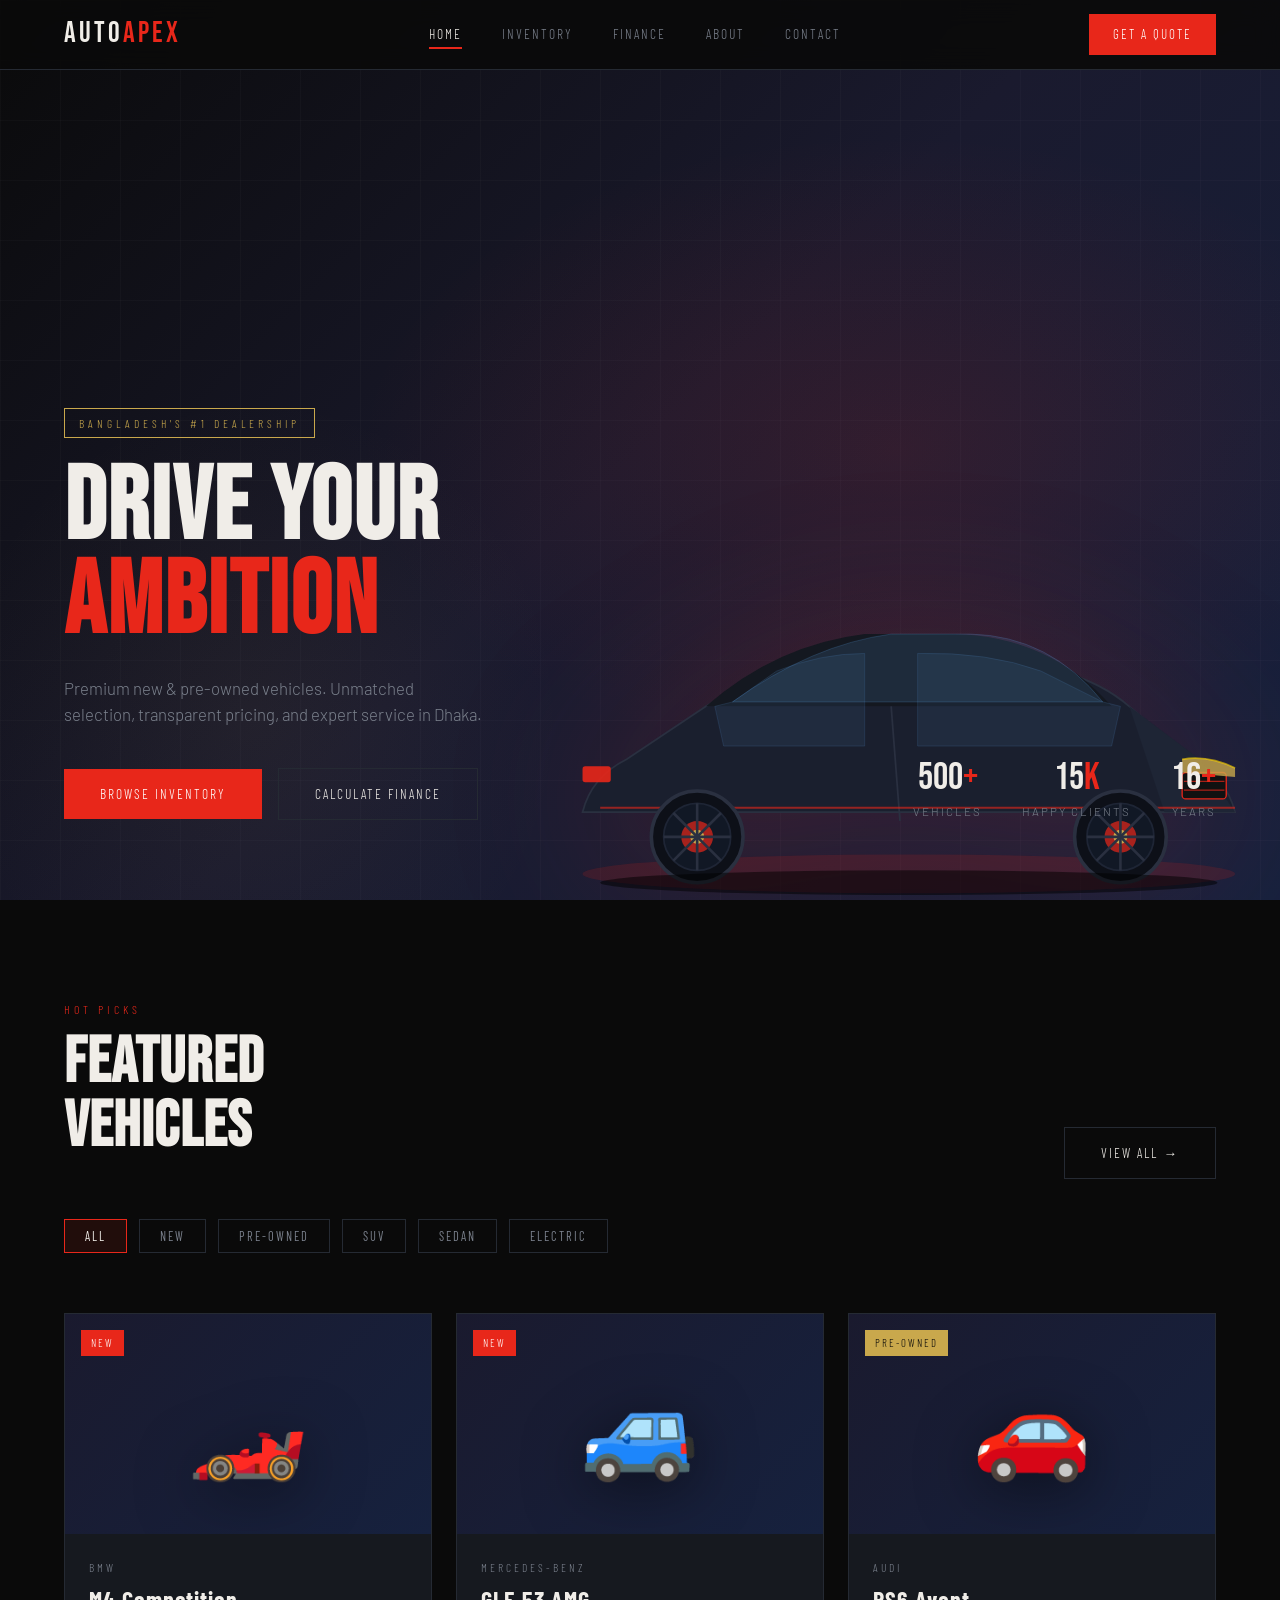
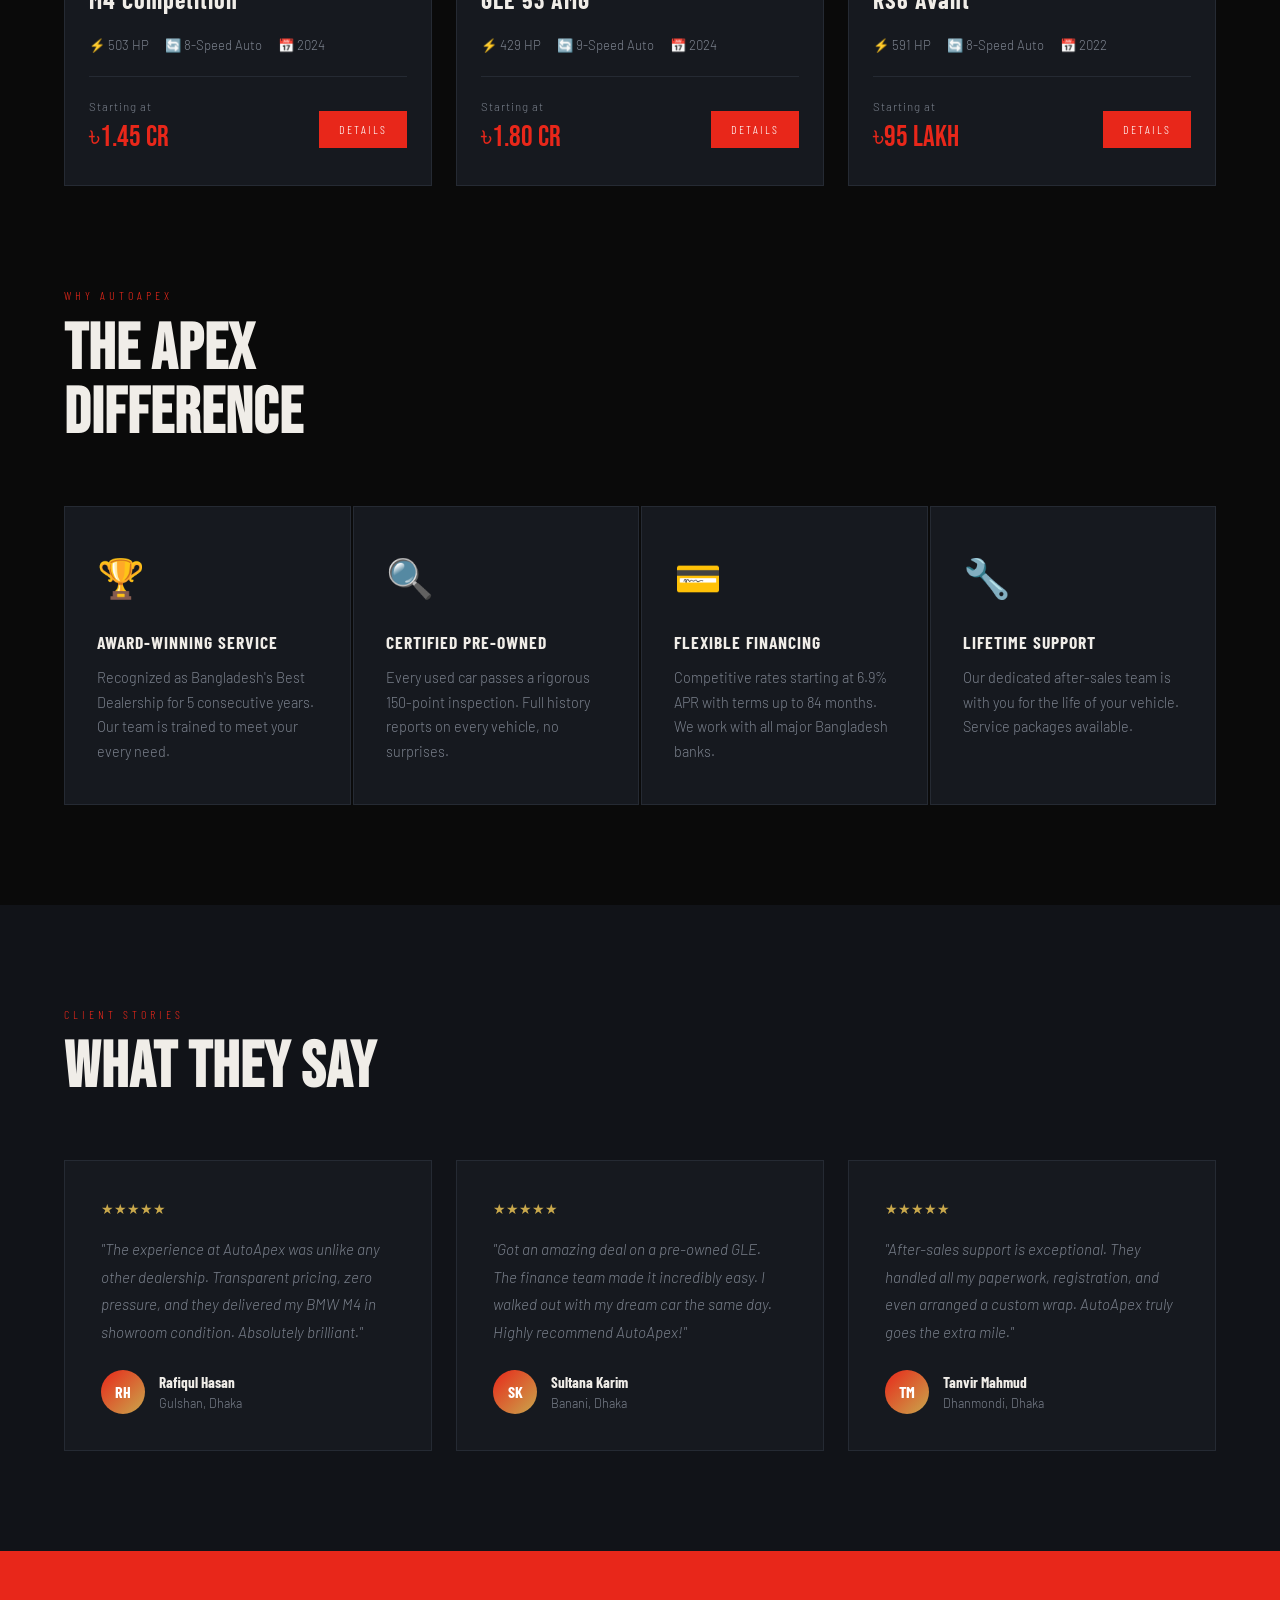
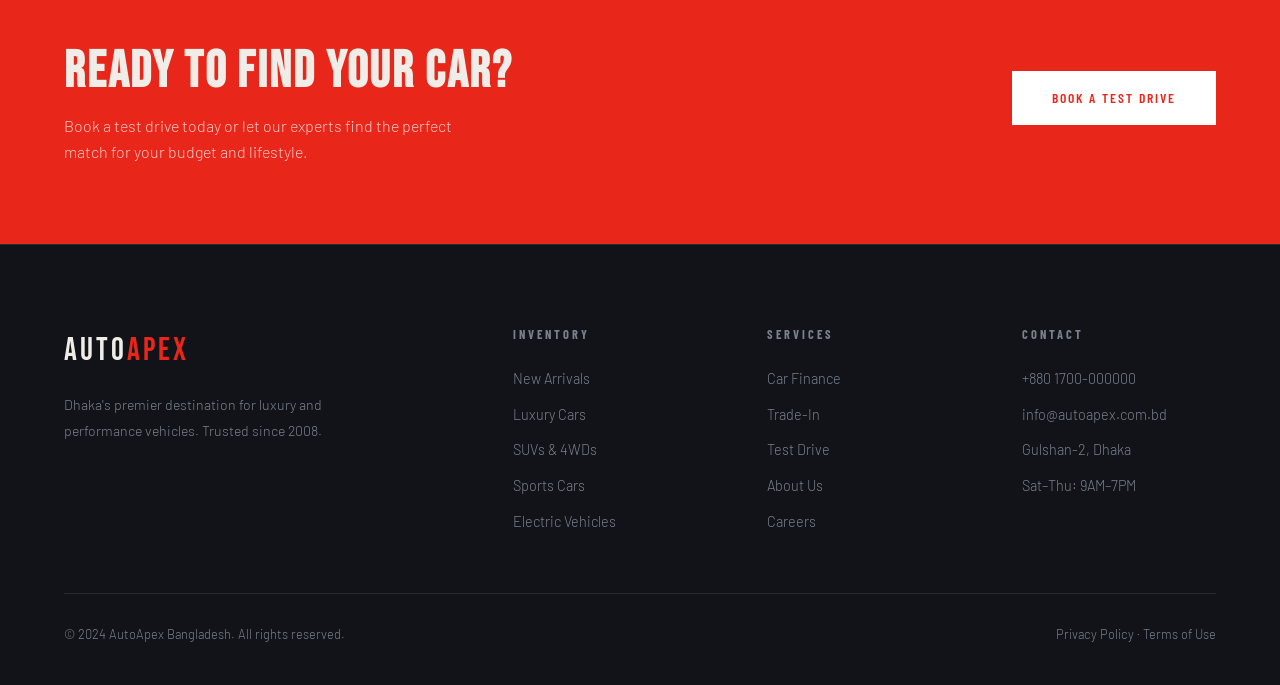
<file: index.html>
<!DOCTYPE html>
<html lang="en">
<head>
  <meta charset="UTF-8">
  <meta name="viewport" content="width=device-width, initial-scale=1.0">
  <title>AutoApex Bangladesh – Premium Car Sales</title>
  <meta name="description" content="AutoApex — Dhaka's premier luxury and performance car dealership. Browse new and pre-owned vehicles.">
  <link rel="stylesheet" href="css/style.css">
  <!-- Umerang Tracking -->
     <script>
  window.umerang = window.umerang || {};
  window.umerang.config = {
    merchantId: "BE51EFA8",
    apiEndpoint: "https://stage-api.clubeez.com",
    consentMode: "opt-out",
    debug: true
  };
</script>
<script src="/umerang.js"></script>
</head>
<body>

<nav>
  <a href="index.html" class="nav-logo">AUTO<span>APEX</span></a>
  <ul class="nav-links">
    <li><a href="index.html" class="active">Home</a></li>
    <li><a href="inventory.html">Inventory</a></li>
    <li><a href="finance.html">Finance</a></li>
    <li><a href="about.html">About</a></li>
    <li><a href="contact.html">Contact</a></li>
  </ul>
  <a href="contact.html" class="nav-cta">Get a Quote</a>
  <div class="hamburger" id="hamburger"><span></span><span></span><span></span></div>
</nav>

<!-- HERO -->
<section class="hero">
  <div class="hero-bg"></div>
  <div class="hero-grid"></div>

  <!-- SVG Car Illustration -->
  <svg class="hero-car-img" viewBox="0 0 900 420" fill="none" xmlns="http://www.w3.org/2000/svg">
    <!-- Car body -->
    <ellipse cx="450" cy="390" rx="370" ry="22" fill="rgba(232,39,26,0.15)"/>
    <!-- Main body -->
    <path d="M80 320 Q90 280 130 260 L220 200 Q280 160 380 148 L520 148 Q640 148 700 200 L770 260 Q810 280 820 320 Z" fill="#1a1f2e" stroke="#2a3040" stroke-width="2"/>
    <!-- Roof -->
    <path d="M220 200 Q300 130 400 118 L500 118 Q610 120 680 200 Z" fill="#141820"/>
    <!-- Hood -->
    <path d="M700 200 L780 260 L820 320 L740 320 Z" fill="#1e2535"/>
    <!-- Windshield -->
    <path d="M250 195 Q340 130 430 118 L520 118 Q610 120 670 195 Z" fill="rgba(100,180,255,0.12)" stroke="rgba(100,180,255,0.2)" stroke-width="1"/>
    <!-- Side windows -->
    <path d="M250 195 L230 200 L240 245 L400 245 L400 140 Q350 140 300 160 Z" fill="rgba(100,180,255,0.08)" stroke="rgba(100,180,255,0.15)" stroke-width="1"/>
    <path d="M670 195 L690 200 L680 245 L460 245 L460 140 Q540 138 600 160 Z" fill="rgba(100,180,255,0.08)" stroke="rgba(100,180,255,0.15)" stroke-width="1"/>
    <!-- Door line -->
    <line x1="430" y1="200" x2="440" y2="330" stroke="#2a3040" stroke-width="2"/>
    <!-- Red accent stripe -->
    <path d="M100 315 L820 315" stroke="#e8271a" stroke-width="2.5" opacity="0.6"/>
    <!-- Front grille -->
    <rect x="760" y="275" width="50" height="30" rx="4" fill="#111" stroke="#e8271a" stroke-width="1.5"/>
    <line x1="762" y1="285" x2="808" y2="285" stroke="#e8271a" stroke-width="1"/>
    <line x1="762" y1="295" x2="808" y2="295" stroke="#e8271a" stroke-width="1"/>
    <!-- Front headlight -->
    <path d="M760 260 Q790 255 820 270 L820 280 L760 275 Z" fill="#c9a84c" opacity="0.8"/>
    <path d="M760 260 Q790 255 820 270" stroke="#ffd700" stroke-width="2" opacity="0.6"/>
    <!-- Rear light -->
    <rect x="80" y="268" width="32" height="18" rx="3" fill="#e8271a" opacity="0.9"/>
    <!-- Wheels -->
    <circle cx="210" cy="348" r="52" fill="#0d1018" stroke="#2a3040" stroke-width="4"/>
    <circle cx="210" cy="348" r="38" fill="#111825" stroke="#1e2535" stroke-width="2"/>
    <circle cx="210" cy="348" r="18" fill="#e8271a" opacity="0.7"/>
    <circle cx="210" cy="348" r="8" fill="#c9a84c"/>
    <!-- Wheel spokes -->
    <line x1="210" y1="310" x2="210" y2="386" stroke="#2a3040" stroke-width="3"/>
    <line x1="172" y1="348" x2="248" y2="348" stroke="#2a3040" stroke-width="3"/>
    <line x1="183" y1="321" x2="237" y2="375" stroke="#2a3040" stroke-width="3"/>
    <line x1="183" y1="375" x2="237" y2="321" stroke="#2a3040" stroke-width="3"/>

    <circle cx="690" cy="348" r="52" fill="#0d1018" stroke="#2a3040" stroke-width="4"/>
    <circle cx="690" cy="348" r="38" fill="#111825" stroke="#1e2535" stroke-width="2"/>
    <circle cx="690" cy="348" r="18" fill="#e8271a" opacity="0.7"/>
    <circle cx="690" cy="348" r="8" fill="#c9a84c"/>
    <line x1="690" y1="310" x2="690" y2="386" stroke="#2a3040" stroke-width="3"/>
    <line x1="652" y1="348" x2="728" y2="348" stroke="#2a3040" stroke-width="3"/>
    <line x1="663" y1="321" x2="717" y2="375" stroke="#2a3040" stroke-width="3"/>
    <line x1="663" y1="375" x2="717" y2="321" stroke="#2a3040" stroke-width="3"/>

    <!-- Ground shadow -->
    <ellipse cx="450" cy="400" rx="350" ry="14" fill="rgba(0,0,0,0.5)"/>
  </svg>

  <div class="hero-content">
    <div class="hero-badge">Bangladesh's #1 Dealership</div>
    <h1 class="hero-title">DRIVE YOUR<br><span>AMBITION</span></h1>
    <p class="hero-sub">Premium new & pre-owned vehicles. Unmatched selection, transparent pricing, and expert service in Dhaka.</p>
    <div class="hero-actions">
      <a href="inventory.html" class="btn-primary">Browse Inventory</a>
      <a href="finance.html" class="btn-ghost">Calculate Finance</a>
    </div>
  </div>

  <div class="hero-stats">
    <div class="stat">
      <div class="stat-num">500<span>+</span></div>
      <div class="stat-label">Vehicles</div>
    </div>
    <div class="stat">
      <div class="stat-num">15<span>K</span></div>
      <div class="stat-label">Happy Clients</div>
    </div>
    <div class="stat">
      <div class="stat-num">16<span>+</span></div>
      <div class="stat-label">Years</div>
    </div>
  </div>
</section>

<!-- FEATURED CARS -->
<section class="section">
  <div class="section-label">Hot Picks</div>
  <div style="display:flex;justify-content:space-between;align-items:flex-end;flex-wrap:wrap;gap:20px">
    <div>
      <h2 class="section-title">FEATURED<br>VEHICLES</h2>
    </div>
    <a href="inventory.html" class="btn-ghost">View All →</a>
  </div>

  <div class="filters" style="margin-top:40px">
    <button class="filter-btn active">All</button>
    <button class="filter-btn">New</button>
    <button class="filter-btn">Pre-Owned</button>
    <button class="filter-btn">SUV</button>
    <button class="filter-btn">Sedan</button>
    <button class="filter-btn">Electric</button>
  </div>

  <div class="cars-grid">
    <!-- Card 1 -->
    <a href="car-detail.html" class="car-card" style="display:block">
      <div class="car-card-img">
        <div class="car-emoji">🏎️</div>
        <div class="car-badge-new">New</div>
      </div>
      <div class="car-card-body">
        <div class="car-make">BMW</div>
        <div class="car-model">M4 Competition</div>
        <div class="car-specs">
          <div class="spec-item">⚡ 503 HP</div>
          <div class="spec-item">🔄 8-Speed Auto</div>
          <div class="spec-item">📅 2024</div>
        </div>
        <div class="car-footer">
          <div>
            <div class="car-price-label">Starting at</div>
            <div class="car-price">৳1.45 Cr</div>
          </div>
          <span class="btn-sm">Details</span>
        </div>
      </div>
    </a>

    <!-- Card 2 -->
    <a href="car-detail.html" class="car-card" style="display:block">
      <div class="car-card-img">
        <div class="car-emoji">🚙</div>
        <div class="car-badge-new">New</div>
      </div>
      <div class="car-card-body">
        <div class="car-make">Mercedes-Benz</div>
        <div class="car-model">GLE 53 AMG</div>
        <div class="car-specs">
          <div class="spec-item">⚡ 429 HP</div>
          <div class="spec-item">🔄 9-Speed Auto</div>
          <div class="spec-item">📅 2024</div>
        </div>
        <div class="car-footer">
          <div>
            <div class="car-price-label">Starting at</div>
            <div class="car-price">৳1.80 Cr</div>
          </div>
          <span class="btn-sm">Details</span>
        </div>
      </div>
    </a>

    <!-- Card 3 -->
    <a href="car-detail.html" class="car-card" style="display:block">
      <div class="car-card-img">
        <div class="car-emoji">🚗</div>
        <div class="car-badge-used">Pre-Owned</div>
      </div>
      <div class="car-card-body">
        <div class="car-make">Audi</div>
        <div class="car-model">RS6 Avant</div>
        <div class="car-specs">
          <div class="spec-item">⚡ 591 HP</div>
          <div class="spec-item">🔄 8-Speed Auto</div>
          <div class="spec-item">📅 2022</div>
        </div>
        <div class="car-footer">
          <div>
            <div class="car-price-label">Starting at</div>
            <div class="car-price">৳95 Lakh</div>
          </div>
          <span class="btn-sm">Details</span>
        </div>
      </div>
    </a>
  </div>
</section>

<!-- WHY US -->
<section class="section" style="padding-top:0">
  <div class="section-label">Why AutoApex</div>
  <h2 class="section-title">THE APEX<br>DIFFERENCE</h2>
  <div class="why-grid">
    <div class="why-item">
      <div class="why-icon">🏆</div>
      <div class="why-title">Award-Winning Service</div>
      <p class="why-text">Recognized as Bangladesh's Best Dealership for 5 consecutive years. Our team is trained to meet your every need.</p>
    </div>
    <div class="why-item">
      <div class="why-icon">🔍</div>
      <div class="why-title">Certified Pre-Owned</div>
      <p class="why-text">Every used car passes a rigorous 150-point inspection. Full history reports on every vehicle, no surprises.</p>
    </div>
    <div class="why-item">
      <div class="why-icon">💳</div>
      <div class="why-title">Flexible Financing</div>
      <p class="why-text">Competitive rates starting at 6.9% APR with terms up to 84 months. We work with all major Bangladesh banks.</p>
    </div>
    <div class="why-item">
      <div class="why-icon">🔧</div>
      <div class="why-title">Lifetime Support</div>
      <p class="why-text">Our dedicated after-sales team is with you for the life of your vehicle. Service packages available.</p>
    </div>
  </div>
</section>

<!-- TESTIMONIALS -->
<section class="section" style="background:var(--dark);padding-top:100px">
  <div class="section-label">Client Stories</div>
  <h2 class="section-title">WHAT THEY SAY</h2>
  <div class="testimonials-grid">
    <div class="testimonial">
      <div class="stars">★★★★★</div>
      <p class="testimonial-text">"The experience at AutoApex was unlike any other dealership. Transparent pricing, zero pressure, and they delivered my BMW M4 in showroom condition. Absolutely brilliant."</p>
      <div class="testimonial-author">
        <div class="author-avatar">RH</div>
        <div>
          <div class="author-name">Rafiqul Hasan</div>
          <div class="author-loc">Gulshan, Dhaka</div>
        </div>
      </div>
    </div>
    <div class="testimonial">
      <div class="stars">★★★★★</div>
      <p class="testimonial-text">"Got an amazing deal on a pre-owned GLE. The finance team made it incredibly easy. I walked out with my dream car the same day. Highly recommend AutoApex!"</p>
      <div class="testimonial-author">
        <div class="author-avatar">SK</div>
        <div>
          <div class="author-name">Sultana Karim</div>
          <div class="author-loc">Banani, Dhaka</div>
        </div>
      </div>
    </div>
    <div class="testimonial">
      <div class="stars">★★★★★</div>
      <p class="testimonial-text">"After-sales support is exceptional. They handled all my paperwork, registration, and even arranged a custom wrap. AutoApex truly goes the extra mile."</p>
      <div class="testimonial-author">
        <div class="author-avatar">TM</div>
        <div>
          <div class="author-name">Tanvir Mahmud</div>
          <div class="author-loc">Dhanmondi, Dhaka</div>
        </div>
      </div>
    </div>
  </div>
</section>

<!-- CTA BAND -->
<div class="cta-band">
  <div>
    <h2>READY TO FIND YOUR CAR?</h2>
    <p>Book a test drive today or let our experts find the perfect match for your budget and lifestyle.</p>
  </div>
  <a href="contact.html" class="btn-white">Book a Test Drive</a>
</div>

<!-- FOOTER -->
<footer>
  <div class="footer-grid">
    <div class="footer-brand">
      <div class="nav-logo">AUTO<span>APEX</span></div>
      <p>Dhaka's premier destination for luxury and performance vehicles. Trusted since 2008.</p>
    </div>
    <div class="footer-col">
      <h4>Inventory</h4>
      <ul>
        <li><a href="inventory.html">New Arrivals</a></li>
        <li><a href="inventory.html">Luxury Cars</a></li>
        <li><a href="inventory.html">SUVs & 4WDs</a></li>
        <li><a href="inventory.html">Sports Cars</a></li>
        <li><a href="inventory.html">Electric Vehicles</a></li>
      </ul>
    </div>
    <div class="footer-col">
      <h4>Services</h4>
      <ul>
        <li><a href="finance.html">Car Finance</a></li>
        <li><a href="contact.html">Trade-In</a></li>
        <li><a href="contact.html">Test Drive</a></li>
        <li><a href="about.html">About Us</a></li>
        <li><a href="contact.html">Careers</a></li>
      </ul>
    </div>
    <div class="footer-col">
      <h4>Contact</h4>
      <ul>
        <li><a href="tel:+8801700000000">+880 1700-000000</a></li>
        <li><a href="mailto:info@autoapex.com.bd">info@autoapex.com.bd</a></li>
        <li><a href="#">Gulshan-2, Dhaka</a></li>
        <li><a href="#">Sat–Thu: 9AM–7PM</a></li>
      </ul>
    </div>
  </div>
  <div class="footer-bottom">
    <span>© 2024 AutoApex Bangladesh. All rights reserved.</span>
    <span>Privacy Policy · Terms of Use</span>
  </div>
</footer>

<script src="js/main.js"></script>
</body>
</html>
</file>
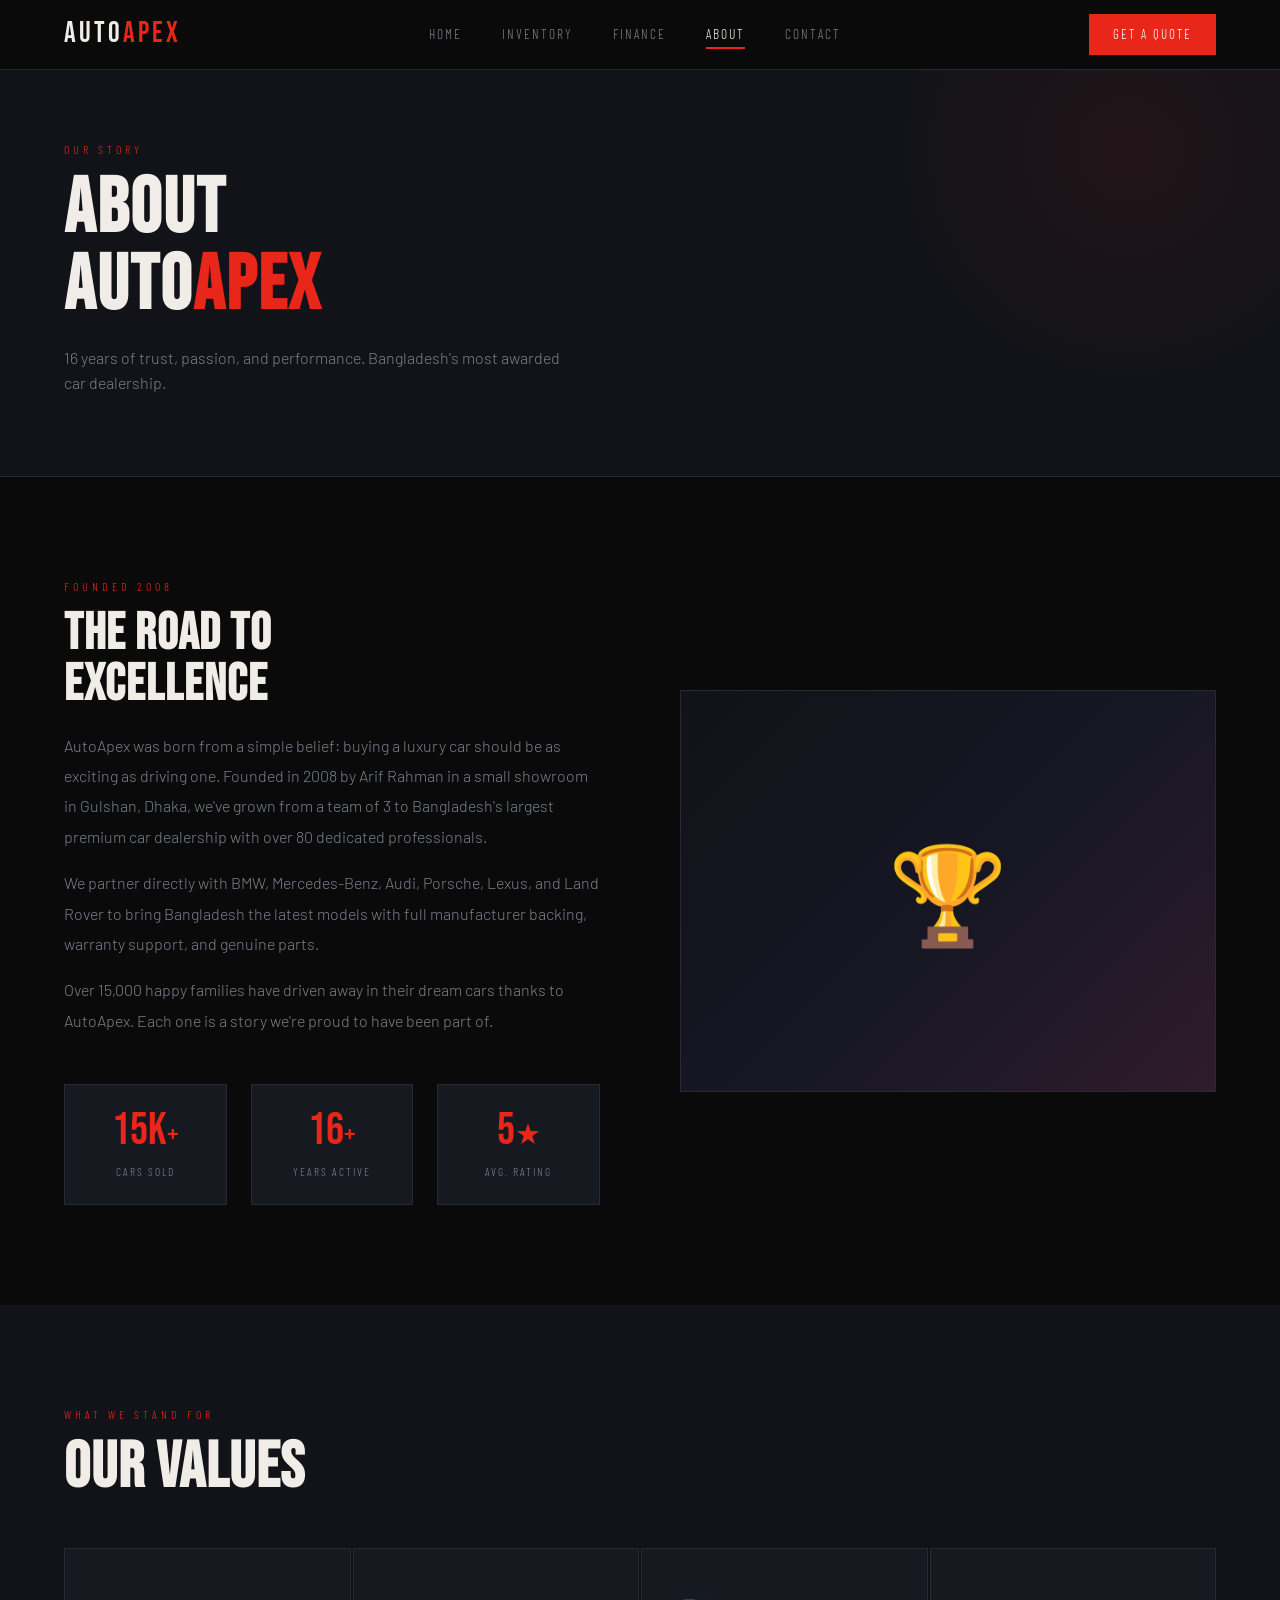
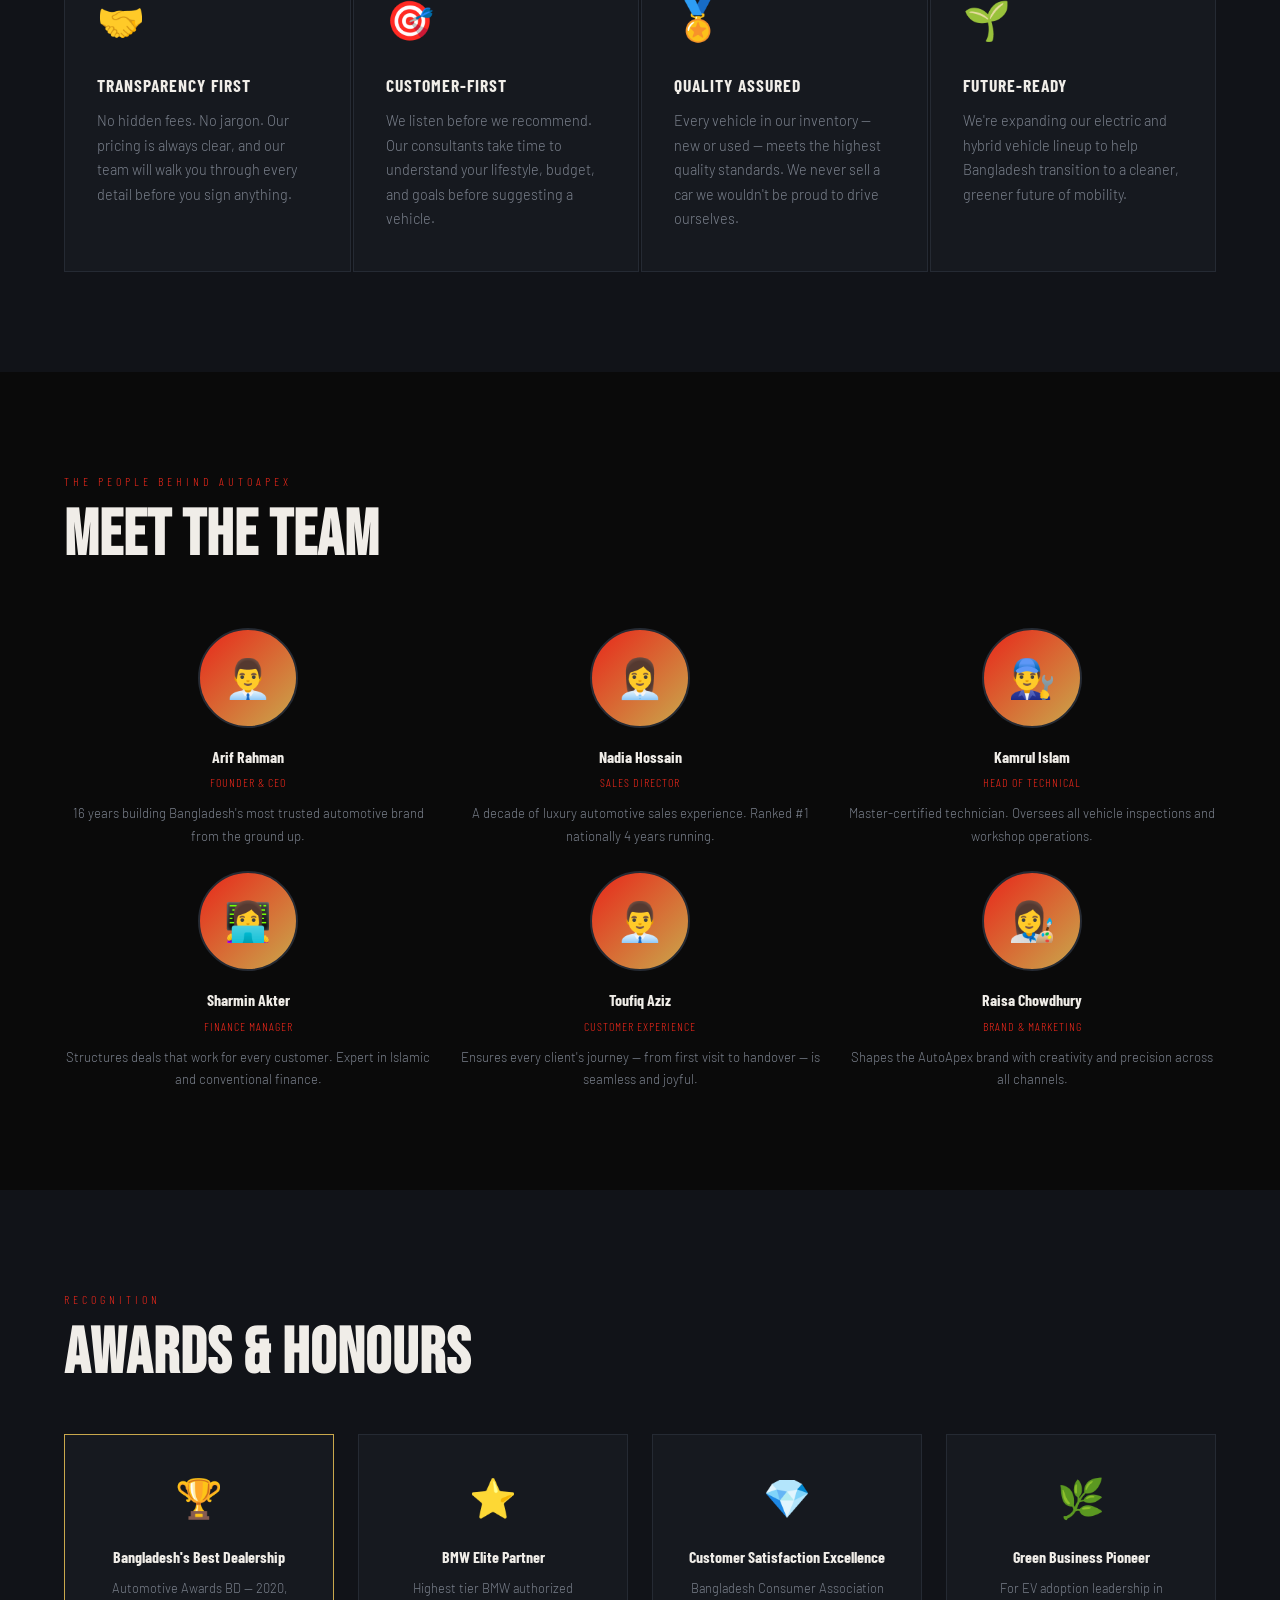
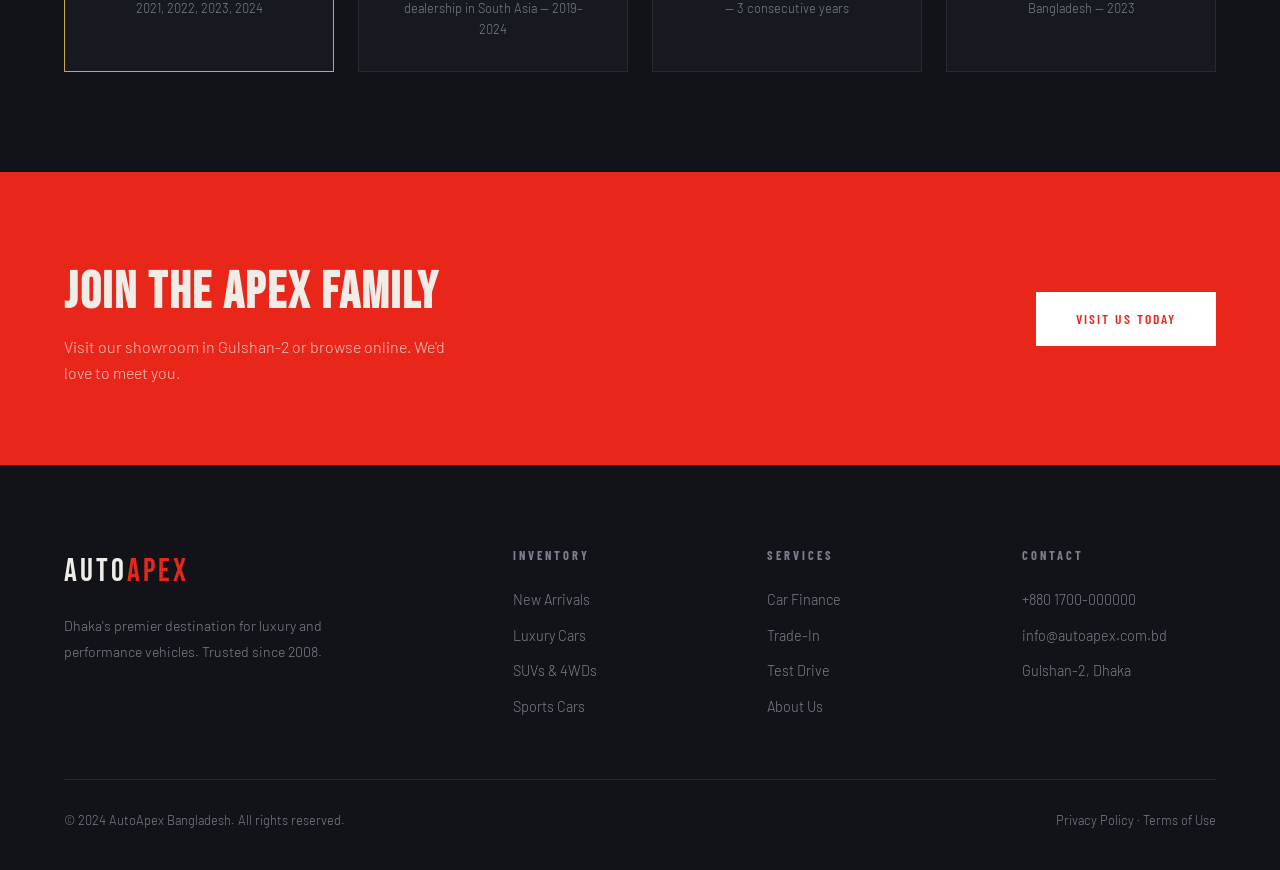
<file: about.html>
<!DOCTYPE html>
<html lang="en">
<head>
  <meta charset="UTF-8">
  <meta name="viewport" content="width=device-width, initial-scale=1.0">
  <title>About Us – AutoApex Bangladesh</title>
  <meta name="description" content="Learn about AutoApex — Bangladesh's most trusted luxury car dealership since 2008.">
  <link rel="stylesheet" href="css/style.css">
   <script>
  window.umerang = window.umerang || {};
  window.umerang.config = {
    merchantId: "BE51EFA8",
    apiEndpoint: "https://stage-api.clubeez.com",
    consentMode: "opt-out",
    debug: true
  };
</script>
<script src="/umerang.js"></script>
</head>
<body>

<nav>
  <a href="index.html" class="nav-logo">AUTO<span>APEX</span></a>
  <ul class="nav-links">
    <li><a href="index.html">Home</a></li>
    <li><a href="inventory.html">Inventory</a></li>
    <li><a href="finance.html">Finance</a></li>
    <li><a href="about.html" class="active">About</a></li>
    <li><a href="contact.html">Contact</a></li>
  </ul>
  <a href="contact.html" class="nav-cta">Get a Quote</a>
  <div class="hamburger" id="hamburger"><span></span><span></span><span></span></div>
</nav>

<div class="page-header">
  <div class="section-label">Our Story</div>
  <h1 class="section-title" style="font-family:var(--font-display);font-size:clamp(3rem,6vw,5.5rem);letter-spacing:2px;line-height:1">ABOUT<br>AUTO<span style="color:var(--red)">APEX</span></h1>
  <p class="text-muted" style="margin-top:16px;max-width:500px">16 years of trust, passion, and performance. Bangladesh's most awarded car dealership.</p>
</div>

<!-- STORY SECTION -->
<section class="section">
  <div class="about-grid">
    <div>
      <div class="section-label">Founded 2008</div>
      <h2 class="section-title" style="font-size:clamp(2rem,4vw,3.2rem)">THE ROAD TO<br>EXCELLENCE</h2>
      <p style="color:var(--muted);line-height:1.9;margin-top:20px">AutoApex was born from a simple belief: buying a luxury car should be as exciting as driving one. Founded in 2008 by Arif Rahman in a small showroom in Gulshan, Dhaka, we've grown from a team of 3 to Bangladesh's largest premium car dealership with over 80 dedicated professionals.</p>
      <p style="color:var(--muted);line-height:1.9;margin-top:16px">We partner directly with BMW, Mercedes-Benz, Audi, Porsche, Lexus, and Land Rover to bring Bangladesh the latest models with full manufacturer backing, warranty support, and genuine parts.</p>
      <p style="color:var(--muted);line-height:1.9;margin-top:16px">Over 15,000 happy families have driven away in their dream cars thanks to AutoApex. Each one is a story we're proud to have been part of.</p>

      <div style="display:grid;grid-template-columns:repeat(3,1fr);gap:24px;margin-top:48px">
        <div style="text-align:center;padding:24px;background:var(--panel);border:1px solid var(--border)">
          <div style="font-family:var(--font-display);font-size:2.8rem;color:var(--red);line-height:1">15K<span style="font-size:1.8rem">+</span></div>
          <div style="font-size:0.72rem;letter-spacing:2px;text-transform:uppercase;color:var(--muted);font-family:var(--font-condensed);margin-top:8px">Cars Sold</div>
        </div>
        <div style="text-align:center;padding:24px;background:var(--panel);border:1px solid var(--border)">
          <div style="font-family:var(--font-display);font-size:2.8rem;color:var(--red);line-height:1">16<span style="font-size:1.8rem">+</span></div>
          <div style="font-size:0.72rem;letter-spacing:2px;text-transform:uppercase;color:var(--muted);font-family:var(--font-condensed);margin-top:8px">Years Active</div>
        </div>
        <div style="text-align:center;padding:24px;background:var(--panel);border:1px solid var(--border)">
          <div style="font-family:var(--font-display);font-size:2.8rem;color:var(--red);line-height:1">5<span style="font-size:1.8rem">★</span></div>
          <div style="font-size:0.72rem;letter-spacing:2px;text-transform:uppercase;color:var(--muted);font-family:var(--font-condensed);margin-top:8px">Avg. Rating</div>
        </div>
      </div>
    </div>

    <div class="about-visual">🏆</div>
  </div>
</section>

<!-- VALUES -->
<section class="section" style="background:var(--dark);padding-top:100px">
  <div class="section-label">What We Stand For</div>
  <h2 class="section-title">OUR VALUES</h2>
  <div class="why-grid" style="margin-top:48px">
    <div class="why-item">
      <div class="why-icon">🤝</div>
      <div class="why-title">Transparency First</div>
      <p class="why-text">No hidden fees. No jargon. Our pricing is always clear, and our team will walk you through every detail before you sign anything.</p>
    </div>
    <div class="why-item">
      <div class="why-icon">🎯</div>
      <div class="why-title">Customer-First</div>
      <p class="why-text">We listen before we recommend. Our consultants take time to understand your lifestyle, budget, and goals before suggesting a vehicle.</p>
    </div>
    <div class="why-item">
      <div class="why-icon">🏅</div>
      <div class="why-title">Quality Assured</div>
      <p class="why-text">Every vehicle in our inventory — new or used — meets the highest quality standards. We never sell a car we wouldn't be proud to drive ourselves.</p>
    </div>
    <div class="why-item">
      <div class="why-icon">🌱</div>
      <div class="why-title">Future-Ready</div>
      <p class="why-text">We're expanding our electric and hybrid vehicle lineup to help Bangladesh transition to a cleaner, greener future of mobility.</p>
    </div>
  </div>
</section>

<!-- TEAM -->
<section class="section">
  <div class="section-label">The People Behind AutoApex</div>
  <h2 class="section-title">MEET THE TEAM</h2>
  <div class="team-grid">
    <div class="team-card">
      <div class="team-avatar">👨‍💼</div>
      <div class="team-name">Arif Rahman</div>
      <div class="team-role" style="color:var(--red);font-family:var(--font-condensed);font-size:0.75rem;letter-spacing:1px;text-transform:uppercase;margin-top:4px">Founder & CEO</div>
      <p style="font-size:0.82rem;color:var(--muted);margin-top:10px;line-height:1.7">16 years building Bangladesh's most trusted automotive brand from the ground up.</p>
    </div>
    <div class="team-card">
      <div class="team-avatar">👩‍💼</div>
      <div class="team-name">Nadia Hossain</div>
      <div class="team-role" style="color:var(--red);font-family:var(--font-condensed);font-size:0.75rem;letter-spacing:1px;text-transform:uppercase;margin-top:4px">Sales Director</div>
      <p style="font-size:0.82rem;color:var(--muted);margin-top:10px;line-height:1.7">A decade of luxury automotive sales experience. Ranked #1 nationally 4 years running.</p>
    </div>
    <div class="team-card">
      <div class="team-avatar">👨‍🔧</div>
      <div class="team-name">Kamrul Islam</div>
      <div class="team-role" style="color:var(--red);font-family:var(--font-condensed);font-size:0.75rem;letter-spacing:1px;text-transform:uppercase;margin-top:4px">Head of Technical</div>
      <p style="font-size:0.82rem;color:var(--muted);margin-top:10px;line-height:1.7">Master-certified technician. Oversees all vehicle inspections and workshop operations.</p>
    </div>
    <div class="team-card">
      <div class="team-avatar">👩‍💻</div>
      <div class="team-name">Sharmin Akter</div>
      <div class="team-role" style="color:var(--red);font-family:var(--font-condensed);font-size:0.75rem;letter-spacing:1px;text-transform:uppercase;margin-top:4px">Finance Manager</div>
      <p style="font-size:0.82rem;color:var(--muted);margin-top:10px;line-height:1.7">Structures deals that work for every customer. Expert in Islamic and conventional finance.</p>
    </div>
    <div class="team-card">
      <div class="team-avatar">👨‍💼</div>
      <div class="team-name">Toufiq Aziz</div>
      <div class="team-role" style="color:var(--red);font-family:var(--font-condensed);font-size:0.75rem;letter-spacing:1px;text-transform:uppercase;margin-top:4px">Customer Experience</div>
      <p style="font-size:0.82rem;color:var(--muted);margin-top:10px;line-height:1.7">Ensures every client's journey — from first visit to handover — is seamless and joyful.</p>
    </div>
    <div class="team-card">
      <div class="team-avatar">👩‍🎨</div>
      <div class="team-name">Raisa Chowdhury</div>
      <div class="team-role" style="color:var(--red);font-family:var(--font-condensed);font-size:0.75rem;letter-spacing:1px;text-transform:uppercase;margin-top:4px">Brand & Marketing</div>
      <p style="font-size:0.82rem;color:var(--muted);margin-top:10px;line-height:1.7">Shapes the AutoApex brand with creativity and precision across all channels.</p>
    </div>
  </div>
</section>

<!-- AWARDS -->
<section class="section" style="background:var(--dark);padding-top:100px">
  <div class="section-label">Recognition</div>
  <h2 class="section-title">AWARDS & HONOURS</h2>
  <div style="display:grid;grid-template-columns:repeat(auto-fill,minmax(240px,1fr));gap:24px;margin-top:48px">
    <div style="background:var(--panel);border:1px solid var(--gold);padding:32px;text-align:center">
      <div style="font-size:2.4rem;margin-bottom:16px">🏆</div>
      <div style="font-family:var(--font-condensed);font-size:1rem;font-weight:700;margin-bottom:8px">Bangladesh's Best Dealership</div>
      <div style="font-size:0.8rem;color:var(--muted)">Automotive Awards BD — 2020, 2021, 2022, 2023, 2024</div>
    </div>
    <div style="background:var(--panel);border:1px solid var(--border);padding:32px;text-align:center">
      <div style="font-size:2.4rem;margin-bottom:16px">⭐</div>
      <div style="font-family:var(--font-condensed);font-size:1rem;font-weight:700;margin-bottom:8px">BMW Elite Partner</div>
      <div style="font-size:0.8rem;color:var(--muted)">Highest tier BMW authorized dealership in South Asia — 2019–2024</div>
    </div>
    <div style="background:var(--panel);border:1px solid var(--border);padding:32px;text-align:center">
      <div style="font-size:2.4rem;margin-bottom:16px">💎</div>
      <div style="font-family:var(--font-condensed);font-size:1rem;font-weight:700;margin-bottom:8px">Customer Satisfaction Excellence</div>
      <div style="font-size:0.8rem;color:var(--muted)">Bangladesh Consumer Association — 3 consecutive years</div>
    </div>
    <div style="background:var(--panel);border:1px solid var(--border);padding:32px;text-align:center">
      <div style="font-size:2.4rem;margin-bottom:16px">🌿</div>
      <div style="font-family:var(--font-condensed);font-size:1rem;font-weight:700;margin-bottom:8px">Green Business Pioneer</div>
      <div style="font-size:0.8rem;color:var(--muted)">For EV adoption leadership in Bangladesh — 2023</div>
    </div>
  </div>
</section>

<div class="cta-band">
  <div>
    <h2>JOIN THE APEX FAMILY</h2>
    <p>Visit our showroom in Gulshan-2 or browse online. We'd love to meet you.</p>
  </div>
  <a href="contact.html" class="btn-white">Visit Us Today</a>
</div>

<footer>
  <div class="footer-grid">
    <div class="footer-brand">
      <div class="nav-logo">AUTO<span>APEX</span></div>
      <p>Dhaka's premier destination for luxury and performance vehicles. Trusted since 2008.</p>
    </div>
    <div class="footer-col">
      <h4>Inventory</h4>
      <ul><li><a href="inventory.html">New Arrivals</a></li><li><a href="inventory.html">Luxury Cars</a></li><li><a href="inventory.html">SUVs & 4WDs</a></li><li><a href="inventory.html">Sports Cars</a></li></ul>
    </div>
    <div class="footer-col">
      <h4>Services</h4>
      <ul><li><a href="finance.html">Car Finance</a></li><li><a href="contact.html">Trade-In</a></li><li><a href="contact.html">Test Drive</a></li><li><a href="about.html">About Us</a></li></ul>
    </div>
    <div class="footer-col">
      <h4>Contact</h4>
      <ul><li><a href="tel:+8801700000000">+880 1700-000000</a></li><li><a href="mailto:info@autoapex.com.bd">info@autoapex.com.bd</a></li><li><a href="#">Gulshan-2, Dhaka</a></li></ul>
    </div>
  </div>
  <div class="footer-bottom">
    <span>© 2024 AutoApex Bangladesh. All rights reserved.</span>
    <span>Privacy Policy · Terms of Use</span>
  </div>
</footer>

<script src="js/main.js"></script>
</body>
</html>
</file>
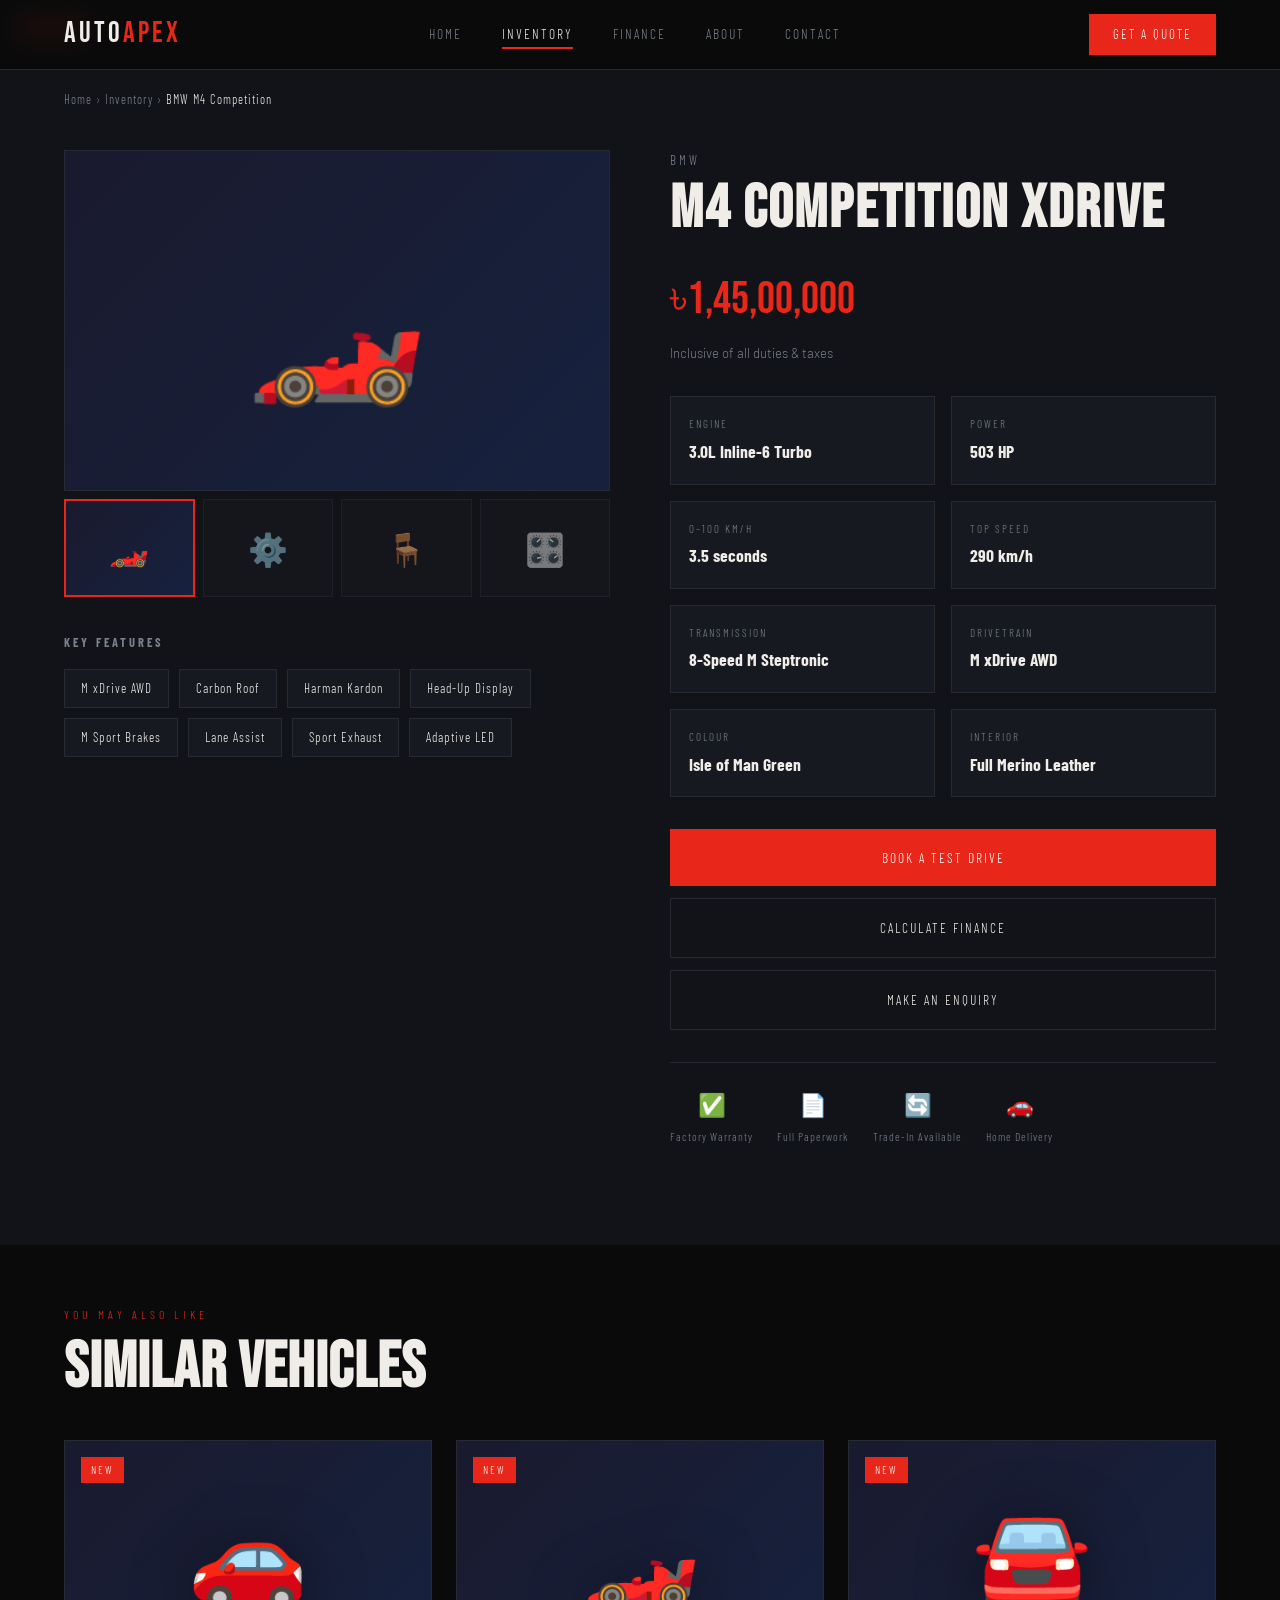
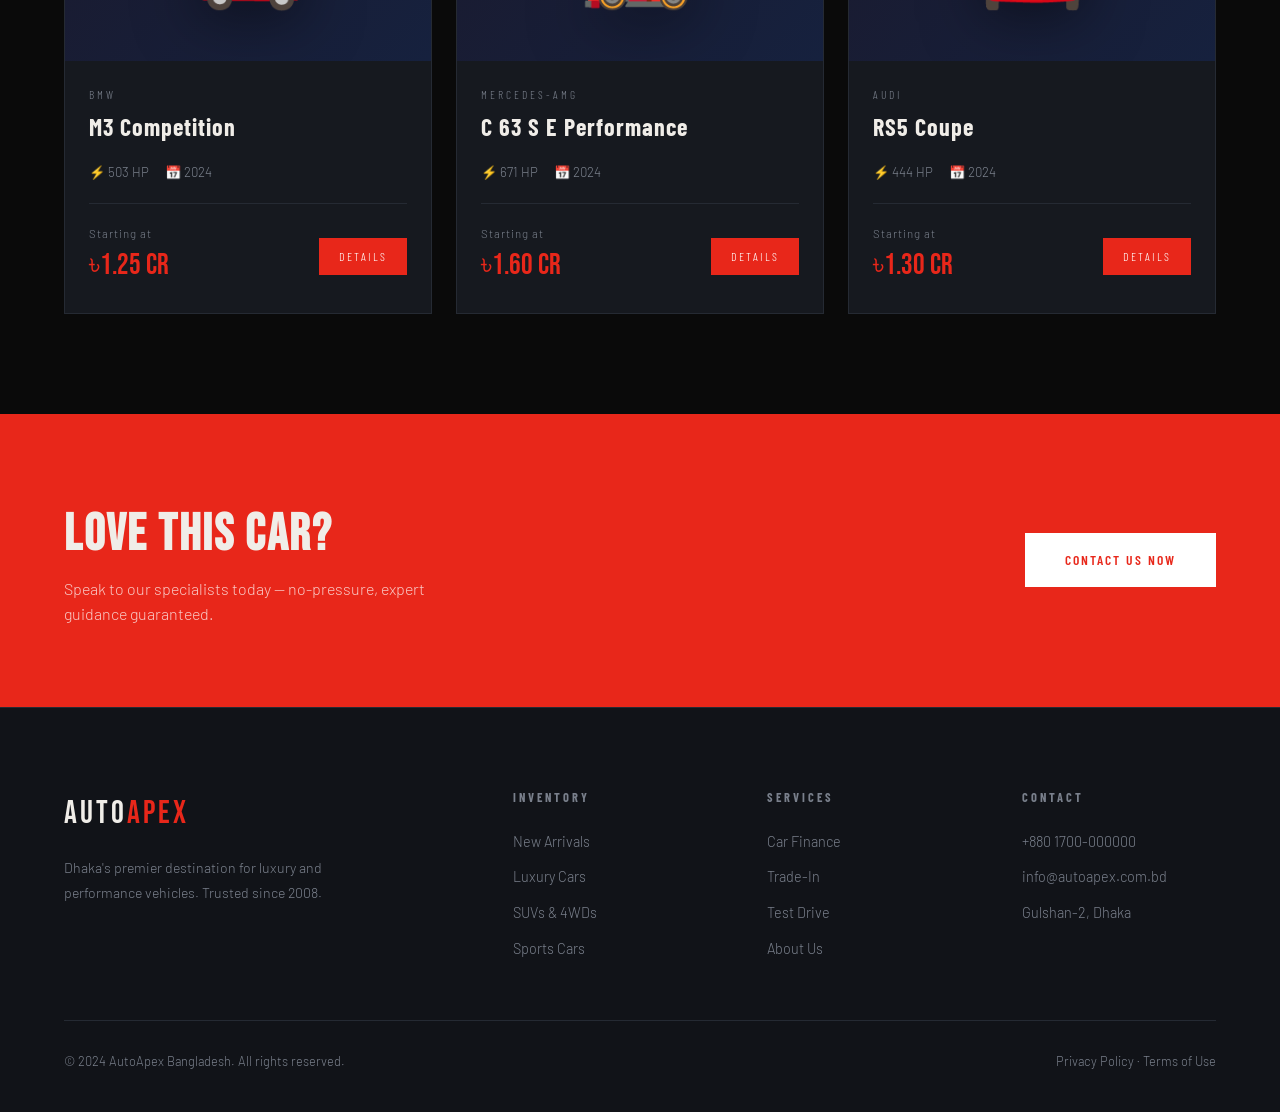
<file: car-detail.html>
<!DOCTYPE html>
<html lang="en">
<head>
  <meta charset="UTF-8">
  <meta name="viewport" content="width=device-width, initial-scale=1.0">
  <title>BMW M4 Competition – AutoApex Bangladesh</title>
  <meta name="description" content="2024 BMW M4 Competition – 503 HP, 8-Speed Auto. Available at AutoApex Dhaka.">
  <link rel="stylesheet" href="css/style.css">
  <!-- Umerang Tracking -->
     <script>
  window.umerang = window.umerang || {};
  window.umerang.config = {
    merchantId: "BE51EFA8",
    apiEndpoint: "https://stage-api.clubeez.com",
    consentMode: "opt-out",
    debug: true
  };
</script>
<script src="/umerang.js"></script>
</head>
<body>

<nav>
  <a href="index.html" class="nav-logo">AUTO<span>APEX</span></a>
  <ul class="nav-links">
    <li><a href="index.html">Home</a></li>
    <li><a href="inventory.html" class="active">Inventory</a></li>
    <li><a href="finance.html">Finance</a></li>
    <li><a href="about.html">About</a></li>
    <li><a href="contact.html">Contact</a></li>
  </ul>
  <a href="contact.html" class="nav-cta">Get a Quote</a>
  <div class="hamburger" id="hamburger"><span></span><span></span><span></span></div>
</nav>

<!-- BREADCRUMB -->
<div style="padding:90px 5vw 0;background:var(--dark)">
  <div style="font-size:0.78rem;color:var(--muted);font-family:var(--font-condensed);letter-spacing:1px">
    <a href="index.html" style="color:var(--muted)">Home</a> ›
    <a href="inventory.html" style="color:var(--muted)"> Inventory</a> ›
    <span style="color:var(--white)"> BMW M4 Competition</span>
  </div>
</div>

<!-- DETAIL CONTENT -->
<section class="section" style="background:var(--dark);padding-top:40px">
  <div class="detail-grid">
    <!-- LEFT: Images & Gallery -->
    <div>
      <div class="detail-img-wrap">🏎️</div>
      <div style="display:grid;grid-template-columns:repeat(4,1fr);gap:8px;margin-top:8px">
        <div style="aspect-ratio:4/3;background:linear-gradient(135deg,#1a1a2e,#16213e);border:2px solid var(--red);display:flex;align-items:center;justify-content:center;font-size:2rem;cursor:pointer">🏎️</div>
        <div style="aspect-ratio:4/3;background:var(--panel);border:1px solid var(--border);display:flex;align-items:center;justify-content:center;font-size:2rem;cursor:pointer;opacity:0.6">⚙️</div>
        <div style="aspect-ratio:4/3;background:var(--panel);border:1px solid var(--border);display:flex;align-items:center;justify-content:center;font-size:2rem;cursor:pointer;opacity:0.6">🪑</div>
        <div style="aspect-ratio:4/3;background:var(--panel);border:1px solid var(--border);display:flex;align-items:center;justify-content:center;font-size:2rem;cursor:pointer;opacity:0.6">🎛️</div>
      </div>

      <!-- Key Features -->
      <div style="margin-top:36px">
        <h3 style="font-family:var(--font-condensed);font-size:0.78rem;letter-spacing:3px;text-transform:uppercase;color:var(--muted);margin-bottom:16px">Key Features</h3>
        <div style="display:flex;flex-wrap:wrap;gap:10px">
          <span style="background:var(--panel);border:1px solid var(--border);padding:8px 16px;font-size:0.82rem;font-family:var(--font-condensed);letter-spacing:1px">M xDrive AWD</span>
          <span style="background:var(--panel);border:1px solid var(--border);padding:8px 16px;font-size:0.82rem;font-family:var(--font-condensed);letter-spacing:1px">Carbon Roof</span>
          <span style="background:var(--panel);border:1px solid var(--border);padding:8px 16px;font-size:0.82rem;font-family:var(--font-condensed);letter-spacing:1px">Harman Kardon</span>
          <span style="background:var(--panel);border:1px solid var(--border);padding:8px 16px;font-size:0.82rem;font-family:var(--font-condensed);letter-spacing:1px">Head-Up Display</span>
          <span style="background:var(--panel);border:1px solid var(--border);padding:8px 16px;font-size:0.82rem;font-family:var(--font-condensed);letter-spacing:1px">M Sport Brakes</span>
          <span style="background:var(--panel);border:1px solid var(--border);padding:8px 16px;font-size:0.82rem;font-family:var(--font-condensed);letter-spacing:1px">Lane Assist</span>
          <span style="background:var(--panel);border:1px solid var(--border);padding:8px 16px;font-size:0.82rem;font-family:var(--font-condensed);letter-spacing:1px">Sport Exhaust</span>
          <span style="background:var(--panel);border:1px solid var(--border);padding:8px 16px;font-size:0.82rem;font-family:var(--font-condensed);letter-spacing:1px">Adaptive LED</span>
        </div>
      </div>
    </div>

    <!-- RIGHT: Info -->
    <div>
      <div class="car-badge-new" style="display:inline-block;margin-bottom:16px">New 2024</div>
      <div style="font-family:var(--font-condensed);font-size:0.82rem;letter-spacing:3px;text-transform:uppercase;color:var(--muted)">BMW</div>
      <h1 style="font-family:var(--font-display);font-size:clamp(2.4rem,5vw,3.8rem);letter-spacing:2px;line-height:1;margin:8px 0 24px">M4 COMPETITION XDRIVE</h1>

      <div style="font-family:var(--font-display);font-size:2.8rem;color:var(--red);margin-bottom:8px">৳1,45,00,000</div>
      <div style="font-size:0.82rem;color:var(--muted);margin-bottom:32px">Inclusive of all duties & taxes</div>

      <!-- Spec Grid -->
      <div class="detail-specs-grid">
        <div class="detail-spec">
          <div class="spec-label">Engine</div>
          <div class="spec-val">3.0L Inline-6 Turbo</div>
        </div>
        <div class="detail-spec">
          <div class="spec-label">Power</div>
          <div class="spec-val">503 HP</div>
        </div>
        <div class="detail-spec">
          <div class="spec-label">0–100 km/h</div>
          <div class="spec-val">3.5 seconds</div>
        </div>
        <div class="detail-spec">
          <div class="spec-label">Top Speed</div>
          <div class="spec-val">290 km/h</div>
        </div>
        <div class="detail-spec">
          <div class="spec-label">Transmission</div>
          <div class="spec-val">8-Speed M Steptronic</div>
        </div>
        <div class="detail-spec">
          <div class="spec-label">Drivetrain</div>
          <div class="spec-val">M xDrive AWD</div>
        </div>
        <div class="detail-spec">
          <div class="spec-label">Colour</div>
          <div class="spec-val">Isle of Man Green</div>
        </div>
        <div class="detail-spec">
          <div class="spec-label">Interior</div>
          <div class="spec-val">Full Merino Leather</div>
        </div>
      </div>

      <!-- CTA Buttons -->
      <div style="display:flex;flex-direction:column;gap:12px">
        <a href="contact.html" class="btn-primary" style="text-align:center;padding:18px">Book a Test Drive</a>
        <a href="finance.html" class="btn-ghost" style="text-align:center;padding:18px">Calculate Finance</a>
        <a href="contact.html" class="btn-ghost" style="text-align:center;padding:18px">Make an Enquiry</a>
      </div>

      <!-- Trust Signals -->
      <div style="display:flex;gap:24px;margin-top:32px;padding-top:24px;border-top:1px solid var(--border)">
        <div style="text-align:center">
          <div style="font-size:1.4rem;margin-bottom:4px">✅</div>
          <div style="font-size:0.72rem;color:var(--muted);font-family:var(--font-condensed);letter-spacing:1px">Factory Warranty</div>
        </div>
        <div style="text-align:center">
          <div style="font-size:1.4rem;margin-bottom:4px">📄</div>
          <div style="font-size:0.72rem;color:var(--muted);font-family:var(--font-condensed);letter-spacing:1px">Full Paperwork</div>
        </div>
        <div style="text-align:center">
          <div style="font-size:1.4rem;margin-bottom:4px">🔄</div>
          <div style="font-size:0.72rem;color:var(--muted);font-family:var(--font-condensed);letter-spacing:1px">Trade-In Available</div>
        </div>
        <div style="text-align:center">
          <div style="font-size:1.4rem;margin-bottom:4px">🚗</div>
          <div style="font-size:0.72rem;color:var(--muted);font-family:var(--font-condensed);letter-spacing:1px">Home Delivery</div>
        </div>
      </div>
    </div>
  </div>
</section>

<!-- SIMILAR CARS -->
<section class="section" style="padding-top:60px">
  <div class="section-label">You May Also Like</div>
  <h2 class="section-title">SIMILAR VEHICLES</h2>
  <div class="cars-grid" style="margin-top:40px">
    <a href="car-detail.html" class="car-card" style="display:block">
      <div class="car-card-img"><div class="car-emoji">🚗</div><div class="car-badge-new">New</div></div>
      <div class="car-card-body">
        <div class="car-make">BMW</div>
        <div class="car-model">M3 Competition</div>
        <div class="car-specs"><div class="spec-item">⚡ 503 HP</div><div class="spec-item">📅 2024</div></div>
        <div class="car-footer">
          <div><div class="car-price-label">Starting at</div><div class="car-price">৳1.25 Cr</div></div>
          <span class="btn-sm">Details</span>
        </div>
      </div>
    </a>
    <a href="car-detail.html" class="car-card" style="display:block">
      <div class="car-card-img"><div class="car-emoji">🏎️</div><div class="car-badge-new">New</div></div>
      <div class="car-card-body">
        <div class="car-make">Mercedes-AMG</div>
        <div class="car-model">C 63 S E Performance</div>
        <div class="car-specs"><div class="spec-item">⚡ 671 HP</div><div class="spec-item">📅 2024</div></div>
        <div class="car-footer">
          <div><div class="car-price-label">Starting at</div><div class="car-price">৳1.60 Cr</div></div>
          <span class="btn-sm">Details</span>
        </div>
      </div>
    </a>
    <a href="car-detail.html" class="car-card" style="display:block">
      <div class="car-card-img"><div class="car-emoji">🚘</div><div class="car-badge-new">New</div></div>
      <div class="car-card-body">
        <div class="car-make">Audi</div>
        <div class="car-model">RS5 Coupe</div>
        <div class="car-specs"><div class="spec-item">⚡ 444 HP</div><div class="spec-item">📅 2024</div></div>
        <div class="car-footer">
          <div><div class="car-price-label">Starting at</div><div class="car-price">৳1.30 Cr</div></div>
          <span class="btn-sm">Details</span>
        </div>
      </div>
    </a>
  </div>
</section>

<div class="cta-band">
  <div>
    <h2>LOVE THIS CAR?</h2>
    <p>Speak to our specialists today — no-pressure, expert guidance guaranteed.</p>
  </div>
  <a href="contact.html" class="btn-white">Contact Us Now</a>
</div>

<footer>
  <div class="footer-grid">
    <div class="footer-brand">
      <div class="nav-logo">AUTO<span>APEX</span></div>
      <p>Dhaka's premier destination for luxury and performance vehicles. Trusted since 2008.</p>
    </div>
    <div class="footer-col">
      <h4>Inventory</h4>
      <ul><li><a href="inventory.html">New Arrivals</a></li><li><a href="inventory.html">Luxury Cars</a></li><li><a href="inventory.html">SUVs & 4WDs</a></li><li><a href="inventory.html">Sports Cars</a></li></ul>
    </div>
    <div class="footer-col">
      <h4>Services</h4>
      <ul><li><a href="finance.html">Car Finance</a></li><li><a href="contact.html">Trade-In</a></li><li><a href="contact.html">Test Drive</a></li><li><a href="about.html">About Us</a></li></ul>
    </div>
    <div class="footer-col">
      <h4>Contact</h4>
      <ul><li><a href="tel:+8801700000000">+880 1700-000000</a></li><li><a href="mailto:info@autoapex.com.bd">info@autoapex.com.bd</a></li><li><a href="#">Gulshan-2, Dhaka</a></li></ul>
    </div>
  </div>
  <div class="footer-bottom">
    <span>© 2024 AutoApex Bangladesh. All rights reserved.</span>
    <span>Privacy Policy · Terms of Use</span>
  </div>
</footer>

<script src="js/main.js"></script>
</body>
</html>
</file>
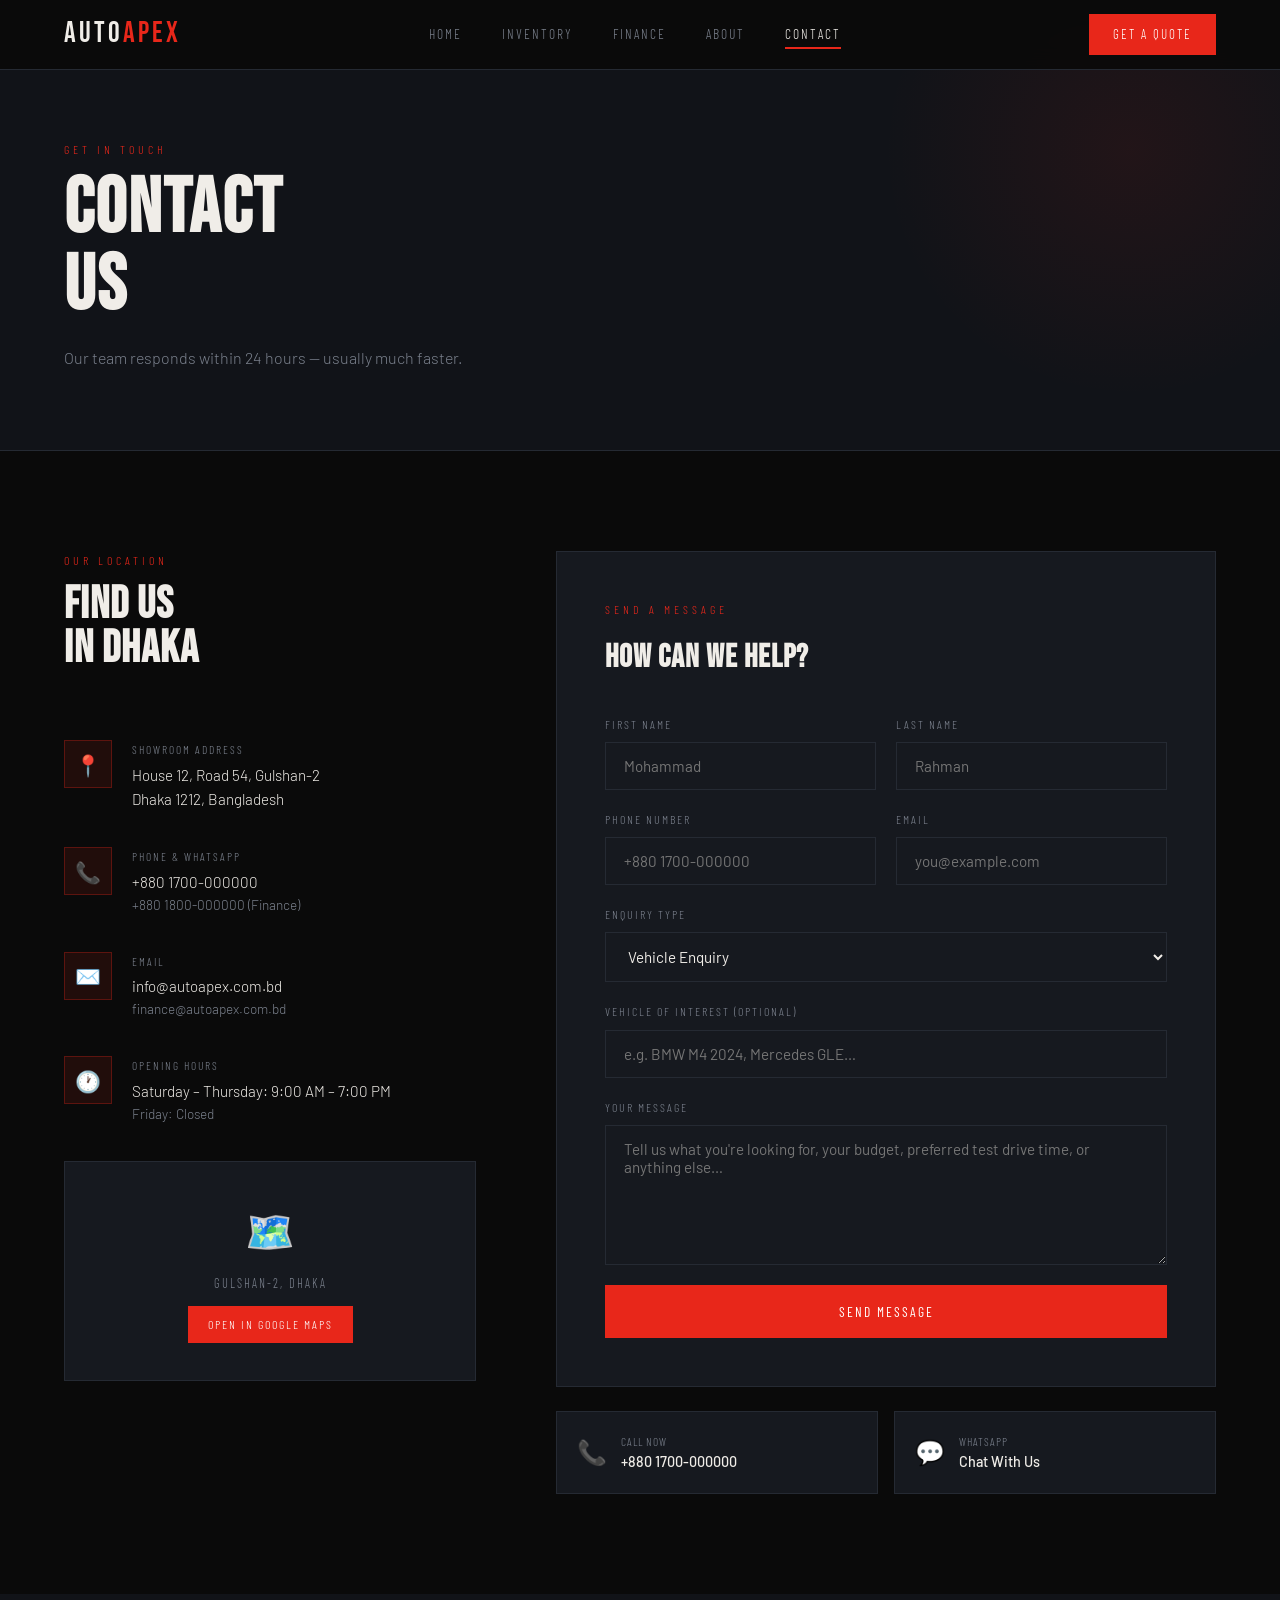
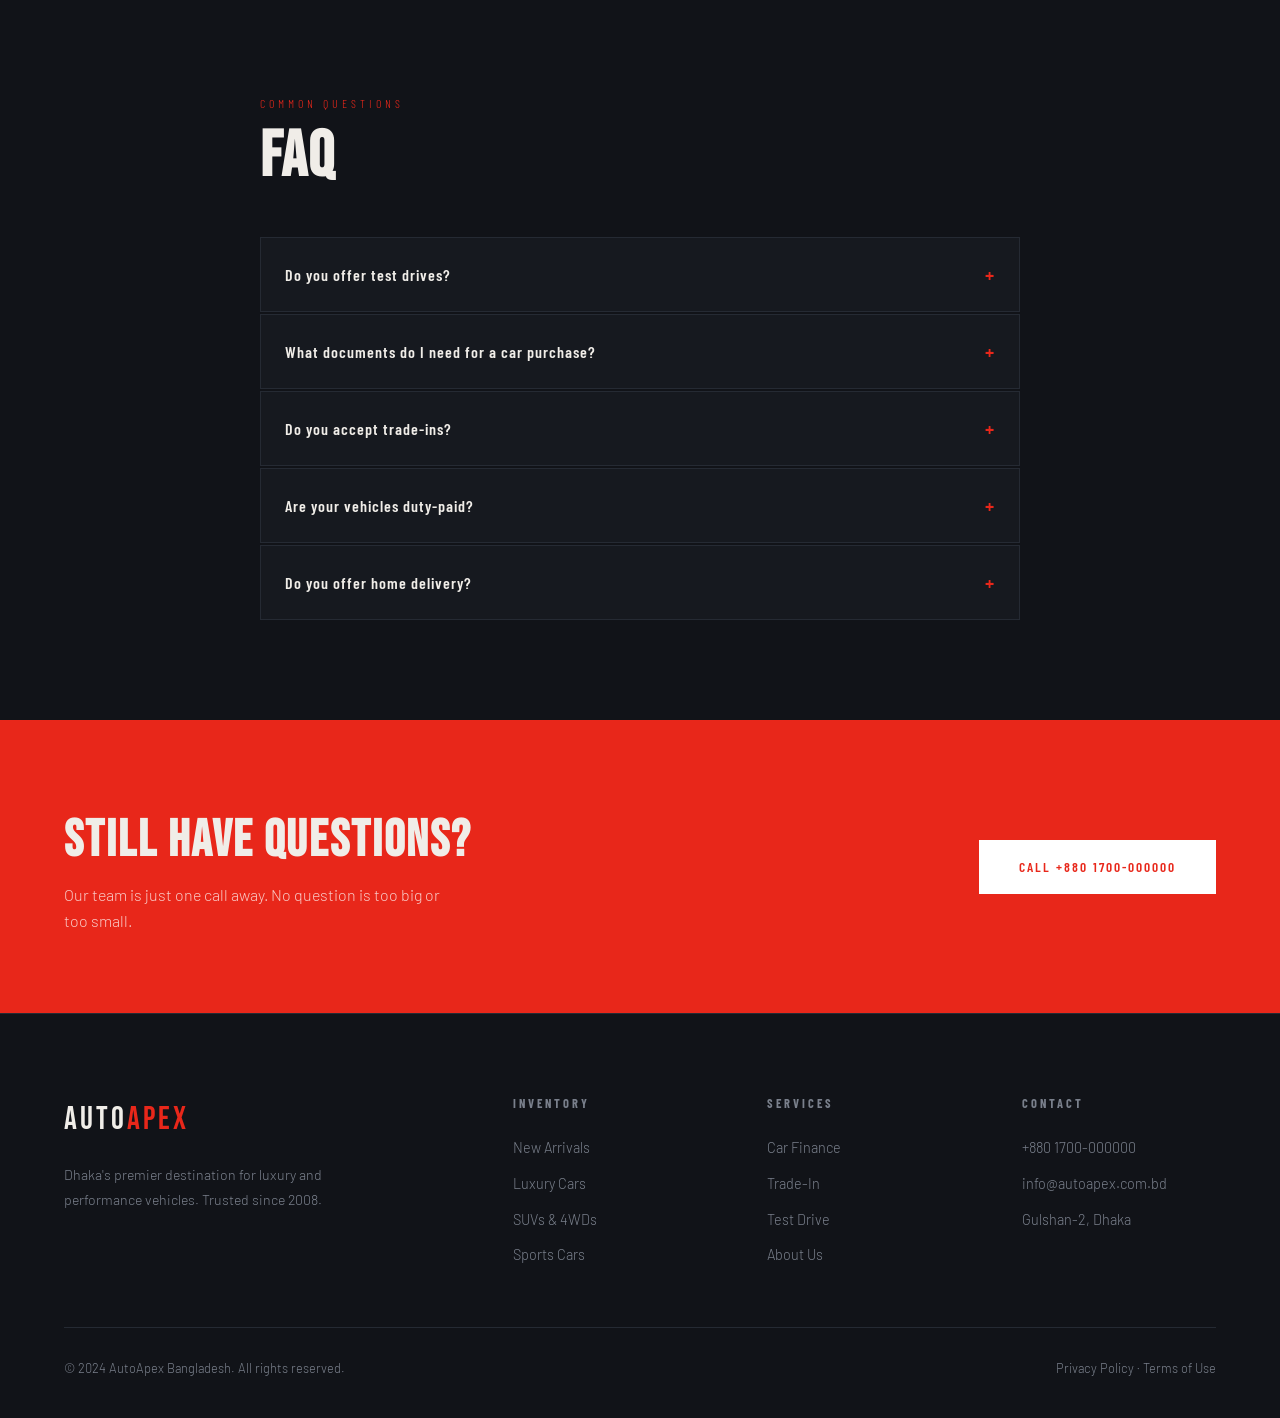
<file: contact.html>
<!DOCTYPE html>
<html lang="en">
<head>
  <meta charset="UTF-8">
  <meta name="viewport" content="width=device-width, initial-scale=1.0">
  <title>Contact Us – AutoApex Bangladesh</title>
  <meta name="description" content="Contact AutoApex Bangladesh — visit us in Gulshan-2, call, or send a message. We respond within 24 hours.">
  <link rel="stylesheet" href="css/style.css">
  <!-- Umerang Tracking -->
     <script>
  window.umerang = window.umerang || {};
  window.umerang.config = {
    merchantId: "BE51EFA8",
    apiEndpoint: "https://stage-api.clubeez.com",
    consentMode: "opt-out",
    debug: true
  };
</script>
<script src="/umerang.js"></script>
</head>
<body>

<nav>
  <a href="index.html" class="nav-logo">AUTO<span>APEX</span></a>
  <ul class="nav-links">
    <li><a href="index.html">Home</a></li>
    <li><a href="inventory.html">Inventory</a></li>
    <li><a href="finance.html">Finance</a></li>
    <li><a href="about.html">About</a></li>
    <li><a href="contact.html" class="active">Contact</a></li>
  </ul>
  <a href="contact.html" class="nav-cta">Get a Quote</a>
  <div class="hamburger" id="hamburger"><span></span><span></span><span></span></div>
</nav>

<div class="page-header">
  <div class="section-label">Get in Touch</div>
  <h1 class="section-title" style="font-family:var(--font-display);font-size:clamp(3rem,6vw,5.5rem);letter-spacing:2px;line-height:1">CONTACT<br>US</h1>
  <p class="text-muted" style="margin-top:16px">Our team responds within 24 hours — usually much faster.</p>
</div>

<section class="section">
  <div class="contact-grid">
    <!-- INFO -->
    <div class="contact-info">
      <div>
        <div class="section-label">Our Location</div>
        <h2 class="section-title" style="font-size:clamp(1.8rem,3.5vw,2.8rem);margin-bottom:32px">FIND US<br>IN DHAKA</h2>
      </div>

      <div class="contact-item">
        <div class="contact-icon">📍</div>
        <div>
          <div class="contact-label">Showroom Address</div>
          <div class="contact-val">House 12, Road 54, Gulshan-2<br>Dhaka 1212, Bangladesh</div>
        </div>
      </div>

      <div class="contact-item">
        <div class="contact-icon">📞</div>
        <div>
          <div class="contact-label">Phone & WhatsApp</div>
          <div class="contact-val">+880 1700-000000</div>
          <div class="contact-val" style="color:var(--muted);font-size:0.85rem">+880 1800-000000 (Finance)</div>
        </div>
      </div>

      <div class="contact-item">
        <div class="contact-icon">✉️</div>
        <div>
          <div class="contact-label">Email</div>
          <div class="contact-val">info@autoapex.com.bd</div>
          <div class="contact-val" style="color:var(--muted);font-size:0.85rem">finance@autoapex.com.bd</div>
        </div>
      </div>

      <div class="contact-item">
        <div class="contact-icon">🕐</div>
        <div>
          <div class="contact-label">Opening Hours</div>
          <div class="contact-val">Saturday – Thursday: 9:00 AM – 7:00 PM</div>
          <div class="contact-val" style="color:var(--muted);font-size:0.85rem">Friday: Closed</div>
        </div>
      </div>

      <!-- Map placeholder -->
      <div style="background:var(--panel);border:1px solid var(--border);height:220px;display:flex;align-items:center;justify-content:center;flex-direction:column;gap:12px">
        <div style="font-size:2.5rem">🗺️</div>
        <div style="font-family:var(--font-condensed);font-size:0.78rem;letter-spacing:2px;text-transform:uppercase;color:var(--muted)">Gulshan-2, Dhaka</div>
        <a href="https://maps.google.com/?q=Gulshan-2+Dhaka" target="_blank" class="btn-sm">Open in Google Maps</a>
      </div>
    </div>

    <!-- FORM -->
    <div>
      <div style="background:var(--panel);border:1px solid var(--border);padding:48px">
        <div class="section-label">Send a Message</div>
        <h2 style="font-family:var(--font-display);font-size:2rem;letter-spacing:1px;margin-bottom:32px">HOW CAN WE HELP?</h2>

        <form id="contactForm">
          <div class="form-grid">
            <div class="form-group">
              <label>First Name</label>
              <input type="text" placeholder="Mohammad" required>
            </div>
            <div class="form-group">
              <label>Last Name</label>
              <input type="text" placeholder="Rahman" required>
            </div>
            <div class="form-group">
              <label>Phone Number</label>
              <input type="tel" placeholder="+880 1700-000000" required>
            </div>
            <div class="form-group">
              <label>Email</label>
              <input type="email" placeholder="you@example.com" required>
            </div>
            <div class="form-group form-full">
              <label>Enquiry Type</label>
              <select>
                <option>Vehicle Enquiry</option>
                <option>Test Drive Request</option>
                <option>Finance Enquiry</option>
                <option>Trade-In Valuation</option>
                <option>After-Sales / Service</option>
                <option>General Enquiry</option>
                <option>Career Opportunity</option>
              </select>
            </div>
            <div class="form-group form-full">
              <label>Vehicle of Interest (optional)</label>
              <input type="text" placeholder="e.g. BMW M4 2024, Mercedes GLE…">
            </div>
            <div class="form-group form-full">
              <label>Your Message</label>
              <textarea placeholder="Tell us what you're looking for, your budget, preferred test drive time, or anything else…"></textarea>
            </div>
            <div class="form-full">
              <button type="submit" class="btn-primary" style="padding:18px 48px;width:100%">Send Message</button>
            </div>
          </div>
        </form>
      </div>

      <!-- Quick Actions -->
      <div style="display:grid;grid-template-columns:1fr 1fr;gap:16px;margin-top:24px">
        <a href="tel:+8801700000000" style="display:flex;align-items:center;gap:14px;background:var(--panel);border:1px solid var(--border);padding:20px;transition:border-color .2s" onmouseover="this.style.borderColor='var(--red)'" onmouseout="this.style.borderColor='var(--border)'">
          <span style="font-size:1.5rem">📞</span>
          <div>
            <div style="font-family:var(--font-condensed);font-size:0.72rem;letter-spacing:1px;text-transform:uppercase;color:var(--muted)">Call Now</div>
            <div style="font-size:0.9rem;font-weight:500">+880 1700-000000</div>
          </div>
        </a>
        <a href="https://wa.me/8801700000000" target="_blank" style="display:flex;align-items:center;gap:14px;background:var(--panel);border:1px solid var(--border);padding:20px;transition:border-color .2s" onmouseover="this.style.borderColor='#22c55e'" onmouseout="this.style.borderColor='var(--border)'">
          <span style="font-size:1.5rem">💬</span>
          <div>
            <div style="font-family:var(--font-condensed);font-size:0.72rem;letter-spacing:1px;text-transform:uppercase;color:var(--muted)">WhatsApp</div>
            <div style="font-size:0.9rem;font-weight:500">Chat With Us</div>
          </div>
        </a>
      </div>
    </div>
  </div>
</section>

<!-- FAQ -->
<section class="section" style="background:var(--dark);padding-top:100px">
  <div style="max-width:760px;margin:0 auto">
    <div class="section-label">Common Questions</div>
    <h2 class="section-title" style="margin-bottom:48px">FAQ</h2>

    <div style="display:flex;flex-direction:column;gap:2px" id="faqContainer">
      <div class="faq-item" style="background:var(--panel);border:1px solid var(--border)">
        <button onclick="toggleFaq(this)" style="width:100%;display:flex;justify-content:space-between;align-items:center;padding:24px;text-align:left;color:var(--white);font-family:var(--font-condensed);font-size:1rem;font-weight:600;letter-spacing:1px">
          Do you offer test drives? <span style="font-size:1.3rem;color:var(--red)">+</span>
        </button>
        <div class="faq-body" style="display:none;padding:0 24px 24px;color:var(--muted);font-size:0.9rem;line-height:1.8">Yes! We offer test drives 6 days a week, Saturday through Thursday 9AM–6PM. Simply book via our contact form or call us and we'll arrange everything. We can also bring the car to your home or office in Dhaka.</div>
      </div>

      <div class="faq-item" style="background:var(--panel);border:1px solid var(--border)">
        <button onclick="toggleFaq(this)" style="width:100%;display:flex;justify-content:space-between;align-items:center;padding:24px;text-align:left;color:var(--white);font-family:var(--font-condensed);font-size:1rem;font-weight:600;letter-spacing:1px">
          What documents do I need for a car purchase? <span style="font-size:1.3rem;color:var(--red)">+</span>
        </button>
        <div class="faq-body" style="display:none;padding:0 24px 24px;color:var(--muted);font-size:0.9rem;line-height:1.8">For new vehicles: NID card, TIN certificate, and your driving licence. For finance purchases, you'll also need recent bank statements and proof of income. Our team handles all registration paperwork on your behalf.</div>
      </div>

      <div class="faq-item" style="background:var(--panel);border:1px solid var(--border)">
        <button onclick="toggleFaq(this)" style="width:100%;display:flex;justify-content:space-between;align-items:center;padding:24px;text-align:left;color:var(--white);font-family:var(--font-condensed);font-size:1rem;font-weight:600;letter-spacing:1px">
          Do you accept trade-ins? <span style="font-size:1.3rem;color:var(--red)">+</span>
        </button>
        <div class="faq-body" style="display:none;padding:0 24px 24px;color:var(--muted);font-size:0.9rem;line-height:1.8">Absolutely. We accept trade-ins for virtually any make and model. Bring your current vehicle to our showroom for a free valuation. We offer highly competitive prices and can apply the trade-in value directly to your new purchase.</div>
      </div>

      <div class="faq-item" style="background:var(--panel);border:1px solid var(--border)">
        <button onclick="toggleFaq(this)" style="width:100%;display:flex;justify-content:space-between;align-items:center;padding:24px;text-align:left;color:var(--white);font-family:var(--font-condensed);font-size:1rem;font-weight:600;letter-spacing:1px">
          Are your vehicles duty-paid? <span style="font-size:1.3rem;color:var(--red)">+</span>
        </button>
        <div class="faq-body" style="display:none;padding:0 24px 24px;color:var(--muted);font-size:0.9rem;line-height:1.8">Yes, all vehicles we sell are fully duty-paid with complete import documentation. Prices shown on our site include all applicable customs duties and taxes. We provide all import clearance documents for your records.</div>
      </div>

      <div class="faq-item" style="background:var(--panel);border:1px solid var(--border)">
        <button onclick="toggleFaq(this)" style="width:100%;display:flex;justify-content:space-between;align-items:center;padding:24px;text-align:left;color:var(--white);font-family:var(--font-condensed);font-size:1rem;font-weight:600;letter-spacing:1px">
          Do you offer home delivery? <span style="font-size:1.3rem;color:var(--red)">+</span>
        </button>
        <div class="faq-body" style="display:none;padding:0 24px 24px;color:var(--muted);font-size:0.9rem;line-height:1.8">We offer complimentary delivery anywhere within Dhaka city. For deliveries outside Dhaka, a nominal transport charge applies depending on the location. We'll arrange a full handover ceremony with your new vehicle, wherever you are.</div>
      </div>
    </div>
  </div>
</section>

<div class="cta-band">
  <div>
    <h2>STILL HAVE QUESTIONS?</h2>
    <p>Our team is just one call away. No question is too big or too small.</p>
  </div>
  <a href="tel:+8801700000000" class="btn-white">Call +880 1700-000000</a>
</div>

<footer>
  <div class="footer-grid">
    <div class="footer-brand">
      <div class="nav-logo">AUTO<span>APEX</span></div>
      <p>Dhaka's premier destination for luxury and performance vehicles. Trusted since 2008.</p>
    </div>
    <div class="footer-col">
      <h4>Inventory</h4>
      <ul><li><a href="inventory.html">New Arrivals</a></li><li><a href="inventory.html">Luxury Cars</a></li><li><a href="inventory.html">SUVs & 4WDs</a></li><li><a href="inventory.html">Sports Cars</a></li></ul>
    </div>
    <div class="footer-col">
      <h4>Services</h4>
      <ul><li><a href="finance.html">Car Finance</a></li><li><a href="contact.html">Trade-In</a></li><li><a href="contact.html">Test Drive</a></li><li><a href="about.html">About Us</a></li></ul>
    </div>
    <div class="footer-col">
      <h4>Contact</h4>
      <ul><li><a href="tel:+8801700000000">+880 1700-000000</a></li><li><a href="mailto:info@autoapex.com.bd">info@autoapex.com.bd</a></li><li><a href="#">Gulshan-2, Dhaka</a></li></ul>
    </div>
  </div>
  <div class="footer-bottom">
    <span>© 2024 AutoApex Bangladesh. All rights reserved.</span>
    <span>Privacy Policy · Terms of Use</span>
  </div>
</footer>

<script>
function toggleFaq(btn) {
  const body = btn.nextElementSibling;
  const icon = btn.querySelector('span');
  const isOpen = body.style.display === 'block';
  document.querySelectorAll('.faq-body').forEach(b => b.style.display = 'none');
  document.querySelectorAll('.faq-item button span').forEach(i => i.textContent = '+');
  if (!isOpen) { body.style.display = 'block'; icon.textContent = '−'; }
}

document.getElementById('contactForm').addEventListener('submit', e => {
  e.preventDefault();
  const btn = e.target.querySelector('button[type="submit"]');
  btn.textContent = 'Message Sent ✓';
  btn.style.background = '#22c55e';
  setTimeout(() => { btn.textContent = 'Send Message'; btn.style.background = ''; }, 3000);
});
</script>
<script src="js/main.js"></script>
</body>
</html>
</file>
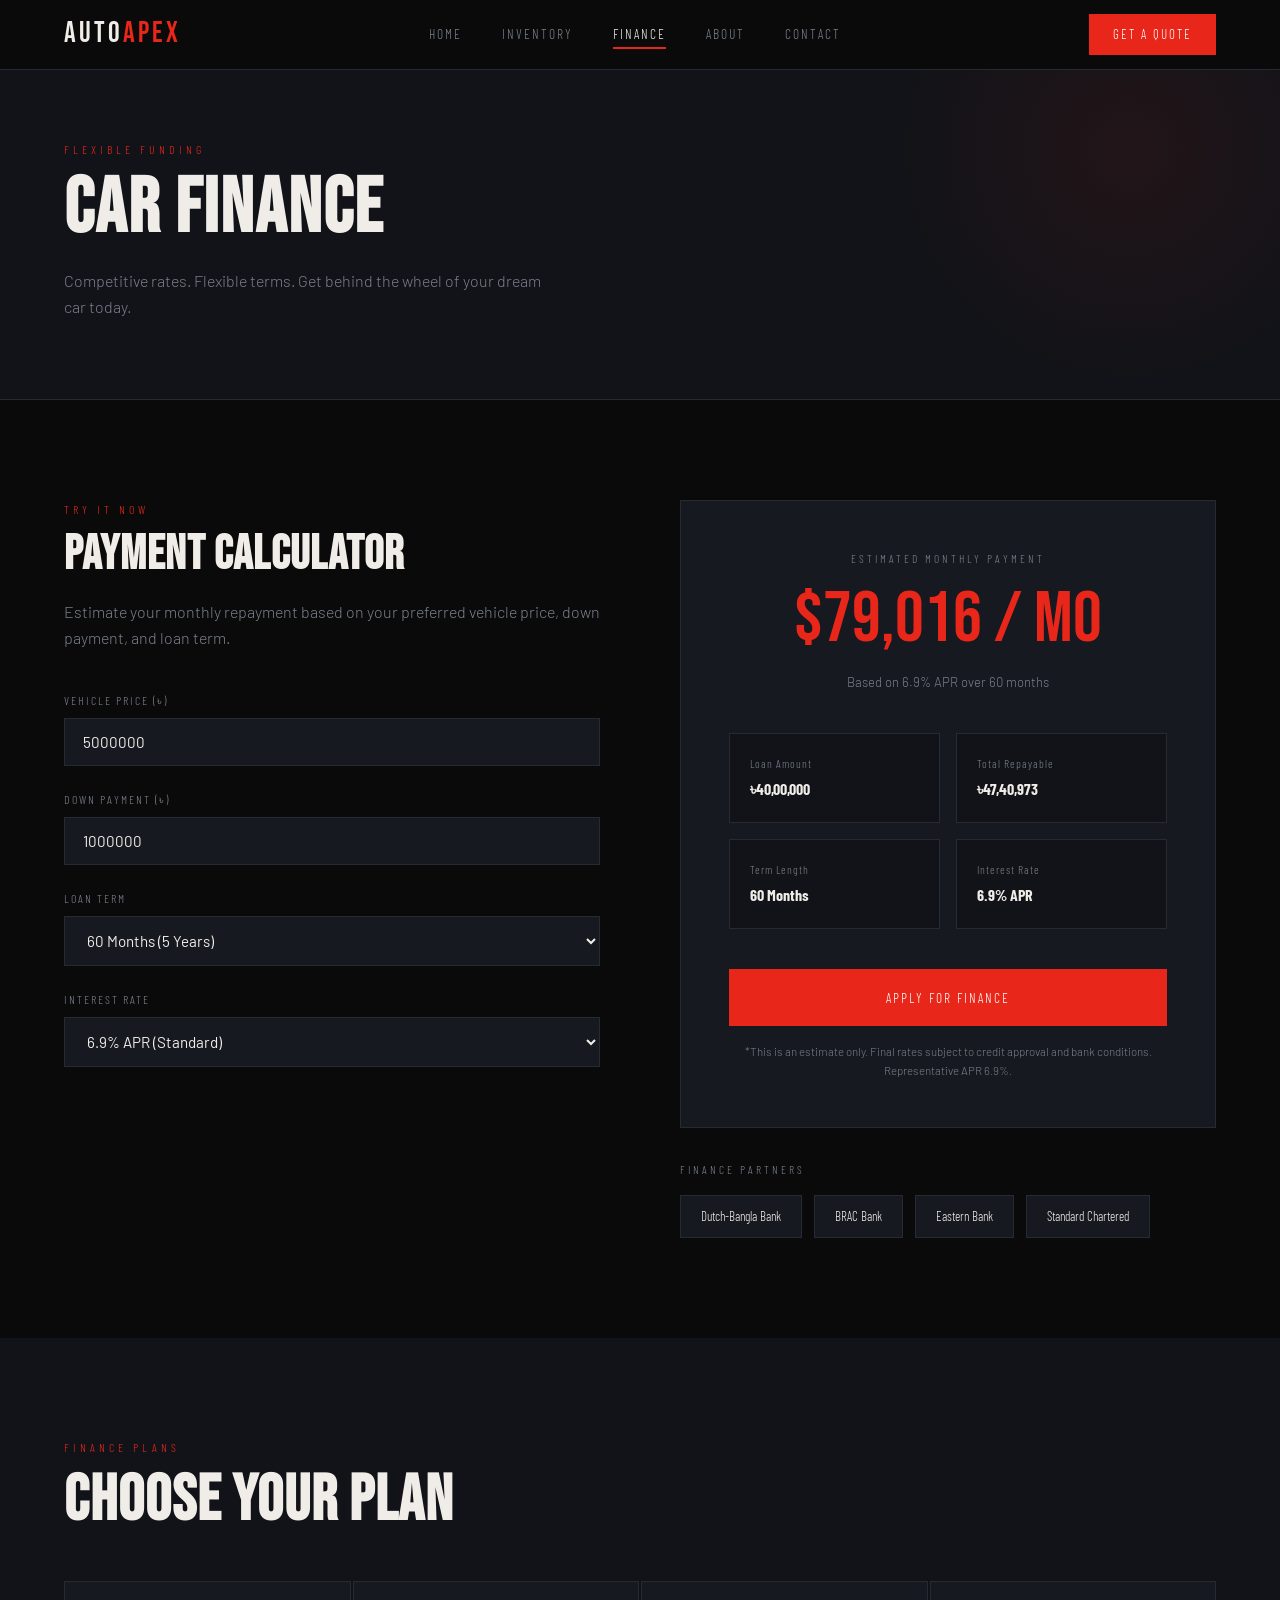
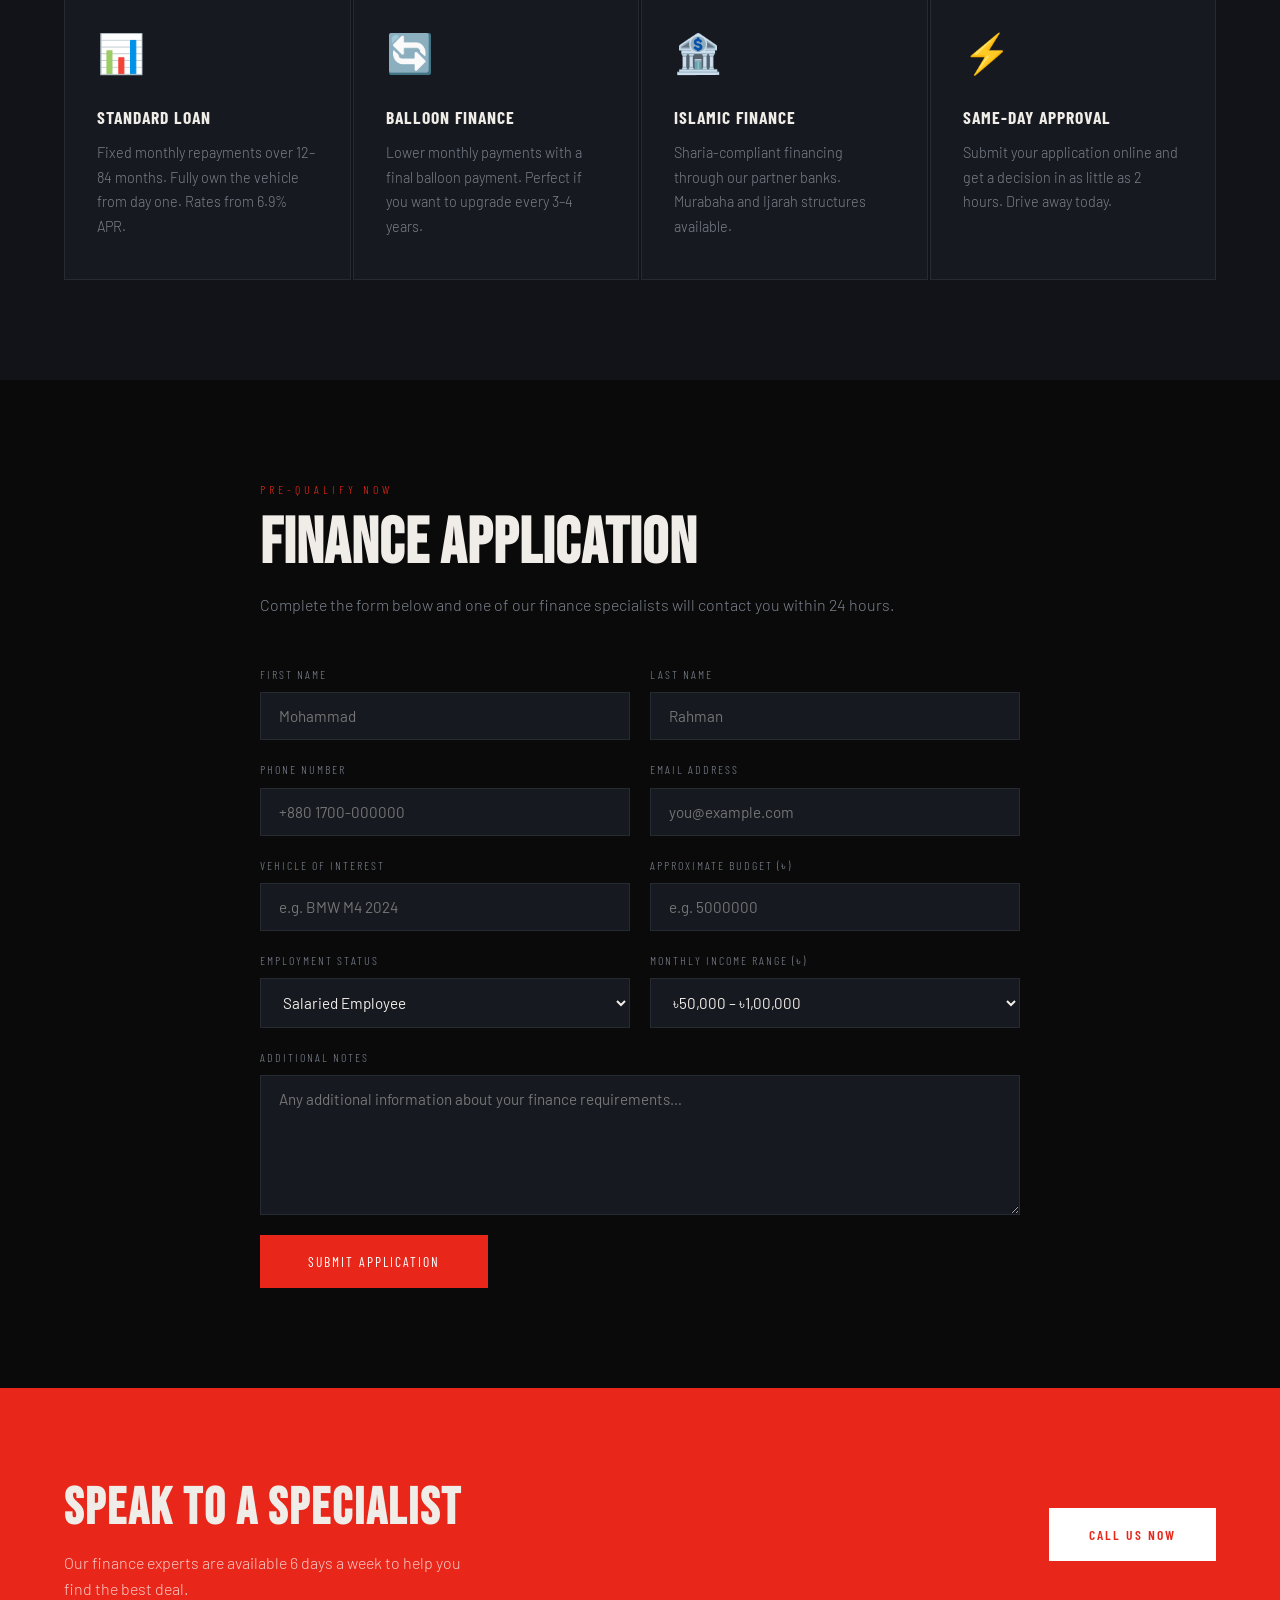
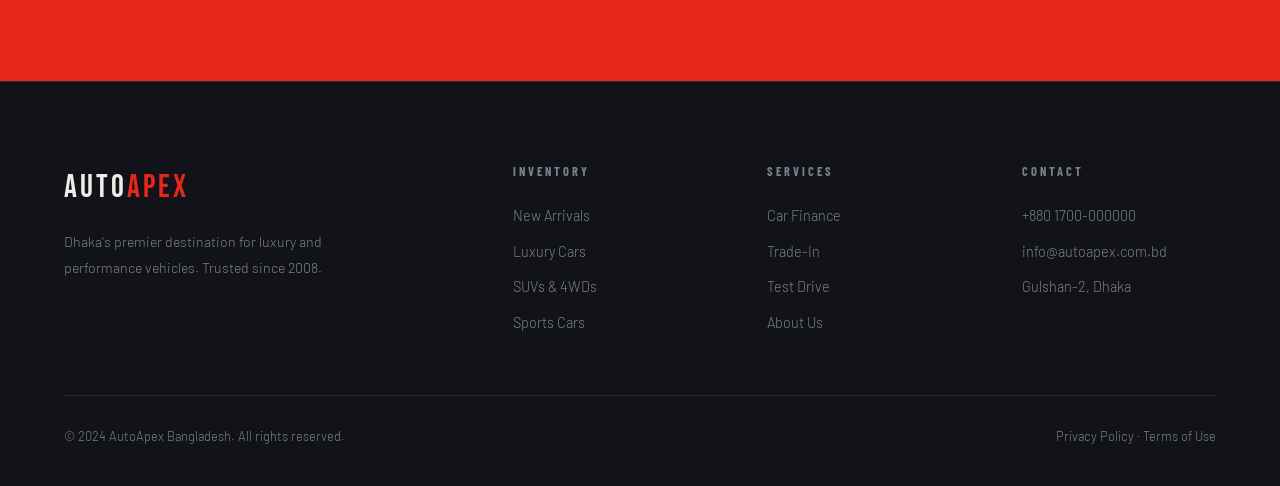
<file: finance.html>
<!DOCTYPE html>
<html lang="en">
<head>
  <meta charset="UTF-8">
  <meta name="viewport" content="width=device-width, initial-scale=1.0">
  <title>Car Finance – AutoApex Bangladesh</title>
  <meta name="description" content="Flexible car finance options for every budget. Calculate your monthly repayments with AutoApex Bangladesh.">
  <link rel="stylesheet" href="css/style.css">
  <!-- Umerang Tracking -->
     <script>
  window.umerang = window.umerang || {};
  window.umerang.config = {
    merchantId: "BE51EFA8",
    apiEndpoint: "https://stage-api.clubeez.com",
    consentMode: "opt-out",
    debug: true
  };
</script>
<script src="/umerang.js"></script>
</head>
<body>

<nav>
  <a href="index.html" class="nav-logo">AUTO<span>APEX</span></a>
  <ul class="nav-links">
    <li><a href="index.html">Home</a></li>
    <li><a href="inventory.html">Inventory</a></li>
    <li><a href="finance.html" class="active">Finance</a></li>
    <li><a href="about.html">About</a></li>
    <li><a href="contact.html">Contact</a></li>
  </ul>
  <a href="contact.html" class="nav-cta">Get a Quote</a>
  <div class="hamburger" id="hamburger"><span></span><span></span><span></span></div>
</nav>

<div class="page-header">
  <div class="section-label">Flexible Funding</div>
  <h1 class="section-title" style="font-family:var(--font-display);font-size:clamp(3rem,6vw,5.5rem);letter-spacing:2px;line-height:1">CAR FINANCE</h1>
  <p class="text-muted" style="margin-top:16px;max-width:500px">Competitive rates. Flexible terms. Get behind the wheel of your dream car today.</p>
</div>

<!-- FINANCE CALCULATOR -->
<section class="section">
  <div style="display:grid;grid-template-columns:1fr 1fr;gap:80px;align-items:start" class="detail-grid">
    <div>
      <div class="section-label">Try It Now</div>
      <h2 class="section-title" style="font-size:clamp(2rem,4vw,3rem)">PAYMENT CALCULATOR</h2>
      <p style="color:var(--muted);margin-bottom:40px">Estimate your monthly repayment based on your preferred vehicle price, down payment, and loan term.</p>

      <div style="display:flex;flex-direction:column;gap:24px">
        <div class="form-group">
          <label>Vehicle Price (৳)</label>
          <input type="number" id="calcPrice" value="5000000" placeholder="e.g. 5000000">
        </div>
        <div class="form-group">
          <label>Down Payment (৳)</label>
          <input type="number" id="calcDown" value="1000000" placeholder="e.g. 1000000">
        </div>
        <div class="form-group">
          <label>Loan Term</label>
          <select id="calcTerm">
            <option value="12">12 Months (1 Year)</option>
            <option value="24">24 Months (2 Years)</option>
            <option value="36">36 Months (3 Years)</option>
            <option value="48">48 Months (4 Years)</option>
            <option value="60" selected>60 Months (5 Years)</option>
            <option value="72">72 Months (6 Years)</option>
            <option value="84">84 Months (7 Years)</option>
          </select>
        </div>
        <div class="form-group">
          <label>Interest Rate</label>
          <select>
            <option>6.9% APR (Standard)</option>
            <option>7.5% APR (Fixed)</option>
            <option>8.9% APR (Balloon)</option>
          </select>
        </div>
      </div>
    </div>

    <!-- RESULT PANEL -->
    <div>
      <div style="background:var(--panel);border:1px solid var(--border);padding:48px;text-align:center">
        <div style="font-family:var(--font-condensed);font-size:0.72rem;letter-spacing:3px;text-transform:uppercase;color:var(--muted);margin-bottom:16px">Estimated Monthly Payment</div>
        <div id="calcResult" style="font-family:var(--font-display);font-size:4.5rem;color:var(--red);line-height:1;margin-bottom:16px">৳67,800 / mo</div>
        <div style="font-size:0.82rem;color:var(--muted);margin-bottom:40px">Based on 6.9% APR over 60 months</div>

        <div style="display:grid;grid-template-columns:1fr 1fr;gap:16px;text-align:left;margin-bottom:40px">
          <div style="background:var(--dark);padding:20px;border:1px solid var(--border)">
            <div style="font-size:0.72rem;color:var(--muted);font-family:var(--font-condensed);letter-spacing:1px;margin-bottom:4px">Loan Amount</div>
            <div style="font-family:var(--font-condensed);font-weight:700" id="loanAmount">৳40,00,000</div>
          </div>
          <div style="background:var(--dark);padding:20px;border:1px solid var(--border)">
            <div style="font-size:0.72rem;color:var(--muted);font-family:var(--font-condensed);letter-spacing:1px;margin-bottom:4px">Total Repayable</div>
            <div style="font-family:var(--font-condensed);font-weight:700" id="totalRepay">৳40,68,000</div>
          </div>
          <div style="background:var(--dark);padding:20px;border:1px solid var(--border)">
            <div style="font-size:0.72rem;color:var(--muted);font-family:var(--font-condensed);letter-spacing:1px;margin-bottom:4px">Term Length</div>
            <div style="font-family:var(--font-condensed);font-weight:700">60 Months</div>
          </div>
          <div style="background:var(--dark);padding:20px;border:1px solid var(--border)">
            <div style="font-size:0.72rem;color:var(--muted);font-family:var(--font-condensed);letter-spacing:1px;margin-bottom:4px">Interest Rate</div>
            <div style="font-family:var(--font-condensed);font-weight:700">6.9% APR</div>
          </div>
        </div>

        <a href="contact.html" class="btn-primary" style="display:block;text-align:center;padding:18px">Apply for Finance</a>
        <p style="font-size:0.72rem;color:var(--muted);margin-top:16px;line-height:1.6">*This is an estimate only. Final rates subject to credit approval and bank conditions. Representative APR 6.9%.</p>
      </div>

      <!-- Bank Partners -->
      <div style="margin-top:32px">
        <div style="font-family:var(--font-condensed);font-size:0.72rem;letter-spacing:3px;text-transform:uppercase;color:var(--muted);margin-bottom:16px">Finance Partners</div>
        <div style="display:flex;gap:12px;flex-wrap:wrap">
          <div style="background:var(--panel);border:1px solid var(--border);padding:10px 20px;font-size:0.82rem;font-family:var(--font-condensed)">Dutch-Bangla Bank</div>
          <div style="background:var(--panel);border:1px solid var(--border);padding:10px 20px;font-size:0.82rem;font-family:var(--font-condensed)">BRAC Bank</div>
          <div style="background:var(--panel);border:1px solid var(--border);padding:10px 20px;font-size:0.82rem;font-family:var(--font-condensed)">Eastern Bank</div>
          <div style="background:var(--panel);border:1px solid var(--border);padding:10px 20px;font-size:0.82rem;font-family:var(--font-condensed)">Standard Chartered</div>
        </div>
      </div>
    </div>
  </div>
</section>

<!-- FINANCE OPTIONS -->
<section class="section" style="background:var(--dark);padding-top:100px">
  <div class="section-label">Finance Plans</div>
  <h2 class="section-title">CHOOSE YOUR PLAN</h2>
  <div class="why-grid" style="margin-top:48px">
    <div class="why-item">
      <div class="why-icon">📊</div>
      <div class="why-title">Standard Loan</div>
      <p class="why-text">Fixed monthly repayments over 12–84 months. Fully own the vehicle from day one. Rates from 6.9% APR.</p>
    </div>
    <div class="why-item">
      <div class="why-icon">🔄</div>
      <div class="why-title">Balloon Finance</div>
      <p class="why-text">Lower monthly payments with a final balloon payment. Perfect if you want to upgrade every 3–4 years.</p>
    </div>
    <div class="why-item">
      <div class="why-icon">🏦</div>
      <div class="why-title">Islamic Finance</div>
      <p class="why-text">Sharia-compliant financing through our partner banks. Murabaha and Ijarah structures available.</p>
    </div>
    <div class="why-item">
      <div class="why-icon">⚡</div>
      <div class="why-title">Same-Day Approval</div>
      <p class="why-text">Submit your application online and get a decision in as little as 2 hours. Drive away today.</p>
    </div>
  </div>
</section>

<!-- APPLY FORM -->
<section class="section">
  <div style="max-width:760px;margin:0 auto">
    <div class="section-label">Pre-Qualify Now</div>
    <h2 class="section-title" style="margin-bottom:16px">FINANCE APPLICATION</h2>
    <p style="color:var(--muted);margin-bottom:48px">Complete the form below and one of our finance specialists will contact you within 24 hours.</p>

    <form id="contactForm">
      <div class="form-grid">
        <div class="form-group">
          <label>First Name</label>
          <input type="text" placeholder="Mohammad">
        </div>
        <div class="form-group">
          <label>Last Name</label>
          <input type="text" placeholder="Rahman">
        </div>
        <div class="form-group">
          <label>Phone Number</label>
          <input type="tel" placeholder="+880 1700-000000">
        </div>
        <div class="form-group">
          <label>Email Address</label>
          <input type="email" placeholder="you@example.com">
        </div>
        <div class="form-group">
          <label>Vehicle of Interest</label>
          <input type="text" placeholder="e.g. BMW M4 2024">
        </div>
        <div class="form-group">
          <label>Approximate Budget (৳)</label>
          <input type="number" placeholder="e.g. 5000000">
        </div>
        <div class="form-group">
          <label>Employment Status</label>
          <select>
            <option>Salaried Employee</option>
            <option>Self-Employed / Business Owner</option>
            <option>Government Employee</option>
            <option>Other</option>
          </select>
        </div>
        <div class="form-group">
          <label>Monthly Income Range (৳)</label>
          <select>
            <option>৳50,000 – ৳1,00,000</option>
            <option>৳1,00,000 – ৳2,00,000</option>
            <option>৳2,00,000 – ৳5,00,000</option>
            <option>৳5,00,000+</option>
          </select>
        </div>
        <div class="form-group form-full">
          <label>Additional Notes</label>
          <textarea placeholder="Any additional information about your finance requirements…"></textarea>
        </div>
        <div class="form-full">
          <button type="submit" class="btn-primary" style="padding:18px 48px">Submit Application</button>
        </div>
      </div>
    </form>
  </div>
</section>

<div class="cta-band">
  <div>
    <h2>SPEAK TO A SPECIALIST</h2>
    <p>Our finance experts are available 6 days a week to help you find the best deal.</p>
  </div>
  <a href="tel:+8801700000000" class="btn-white">Call Us Now</a>
</div>

<footer>
  <div class="footer-grid">
    <div class="footer-brand">
      <div class="nav-logo">AUTO<span>APEX</span></div>
      <p>Dhaka's premier destination for luxury and performance vehicles. Trusted since 2008.</p>
    </div>
    <div class="footer-col">
      <h4>Inventory</h4>
      <ul><li><a href="inventory.html">New Arrivals</a></li><li><a href="inventory.html">Luxury Cars</a></li><li><a href="inventory.html">SUVs & 4WDs</a></li><li><a href="inventory.html">Sports Cars</a></li></ul>
    </div>
    <div class="footer-col">
      <h4>Services</h4>
      <ul><li><a href="finance.html">Car Finance</a></li><li><a href="contact.html">Trade-In</a></li><li><a href="contact.html">Test Drive</a></li><li><a href="about.html">About Us</a></li></ul>
    </div>
    <div class="footer-col">
      <h4>Contact</h4>
      <ul><li><a href="tel:+8801700000000">+880 1700-000000</a></li><li><a href="mailto:info@autoapex.com.bd">info@autoapex.com.bd</a></li><li><a href="#">Gulshan-2, Dhaka</a></li></ul>
    </div>
  </div>
  <div class="footer-bottom">
    <span>© 2024 AutoApex Bangladesh. All rights reserved.</span>
    <span>Privacy Policy · Terms of Use</span>
  </div>
</footer>

<script>
// Finance calculator
const calcPrice = document.getElementById('calcPrice');
const calcDown = document.getElementById('calcDown');
const calcTerm = document.getElementById('calcTerm');
const calcResult = document.getElementById('calcResult');
const loanAmount = document.getElementById('loanAmount');
const totalRepay = document.getElementById('totalRepay');

function fmt(n) { return '৳' + Math.round(n).toLocaleString('en-IN'); }

function calculate() {
  const price = parseFloat(calcPrice.value) || 0;
  const down = parseFloat(calcDown.value) || 0;
  const term = parseInt(calcTerm.value) || 60;
  const rate = 0.069 / 12;
  const loan = price - down;
  if (loan <= 0) { calcResult.textContent = '৳0 / mo'; return; }
  const monthly = loan * rate / (1 - Math.pow(1 + rate, -term));
  calcResult.textContent = fmt(monthly) + ' / mo';
  loanAmount.textContent = fmt(loan);
  totalRepay.textContent = fmt(monthly * term);
}

[calcPrice, calcDown, calcTerm].forEach(el => el && el.addEventListener('input', calculate));
calculate();

// Contact form
document.getElementById('contactForm').addEventListener('submit', e => {
  e.preventDefault();
  const btn = e.target.querySelector('button[type="submit"]');
  btn.textContent = 'Application Sent ✓';
  btn.style.background = '#22c55e';
  setTimeout(() => { btn.textContent = 'Submit Application'; btn.style.background = ''; }, 3000);
});
</script>
<script src="js/main.js"></script>
</body>
</html>
</file>
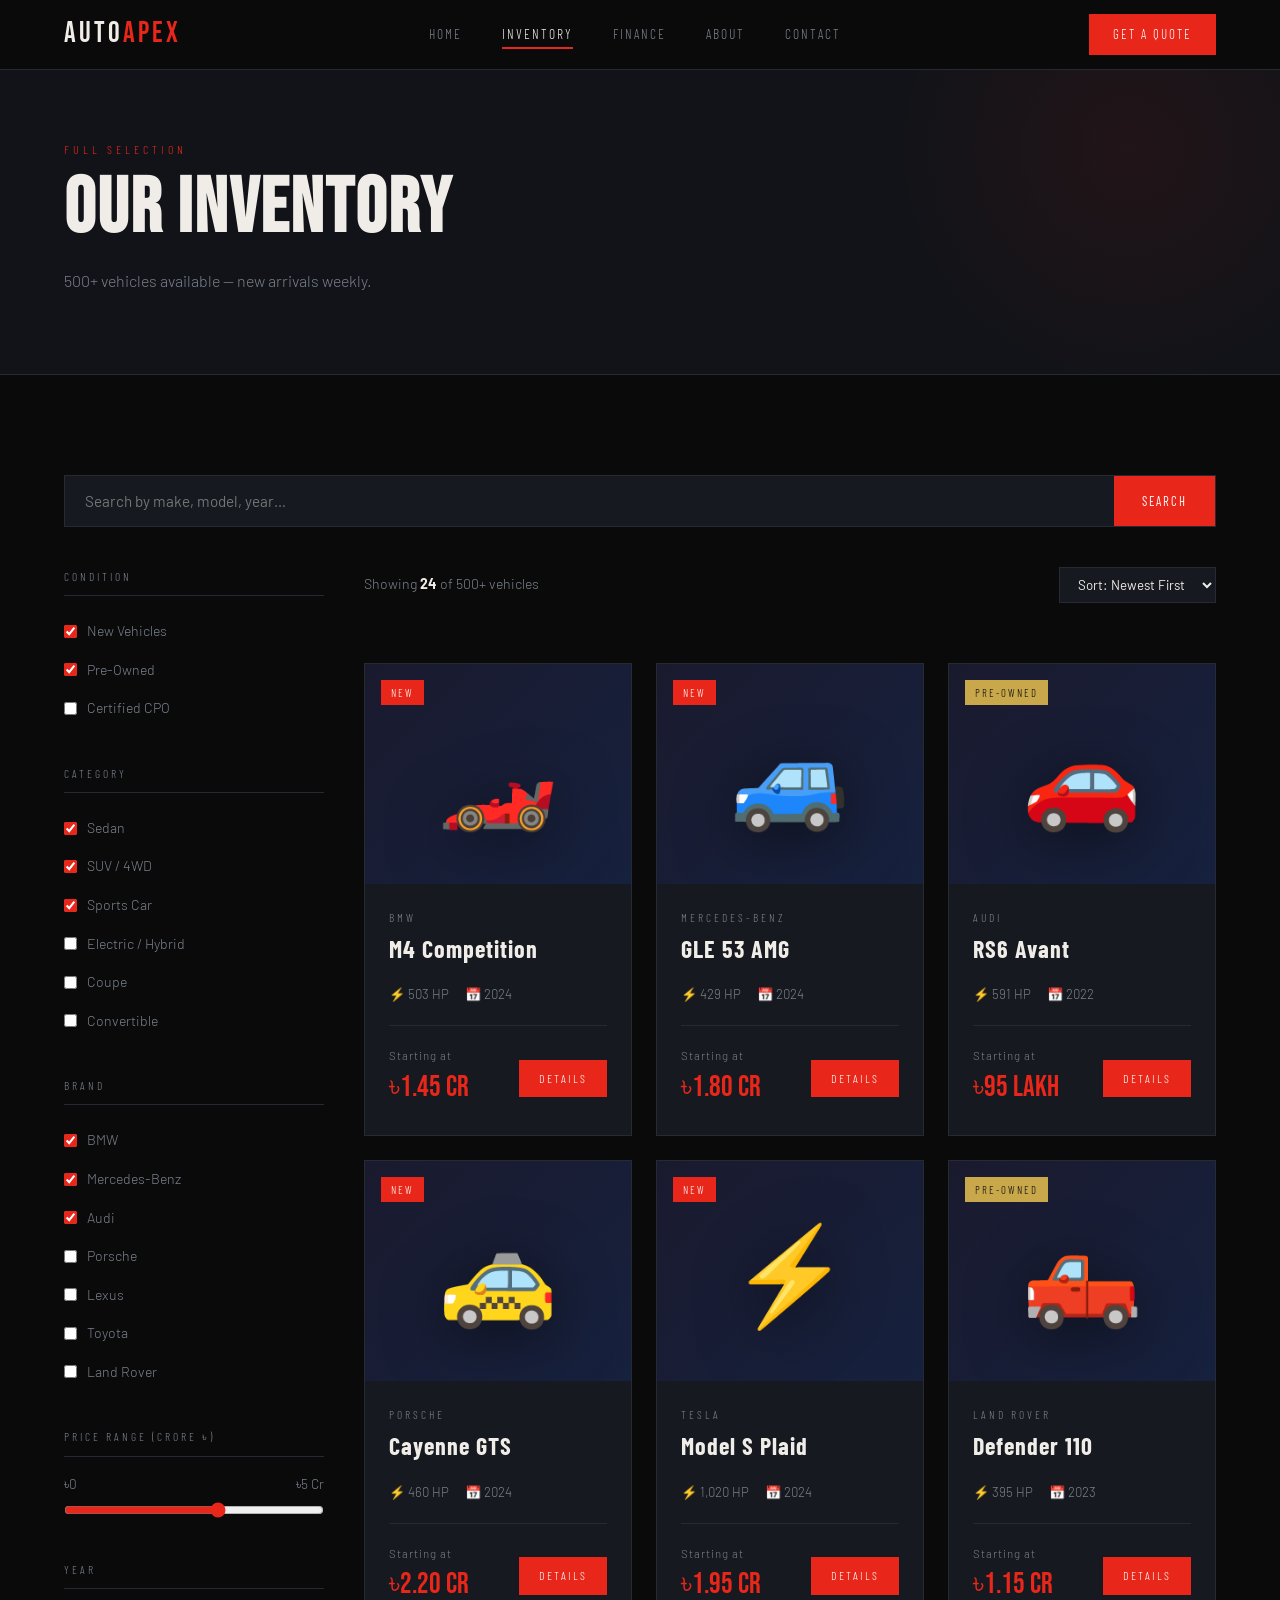
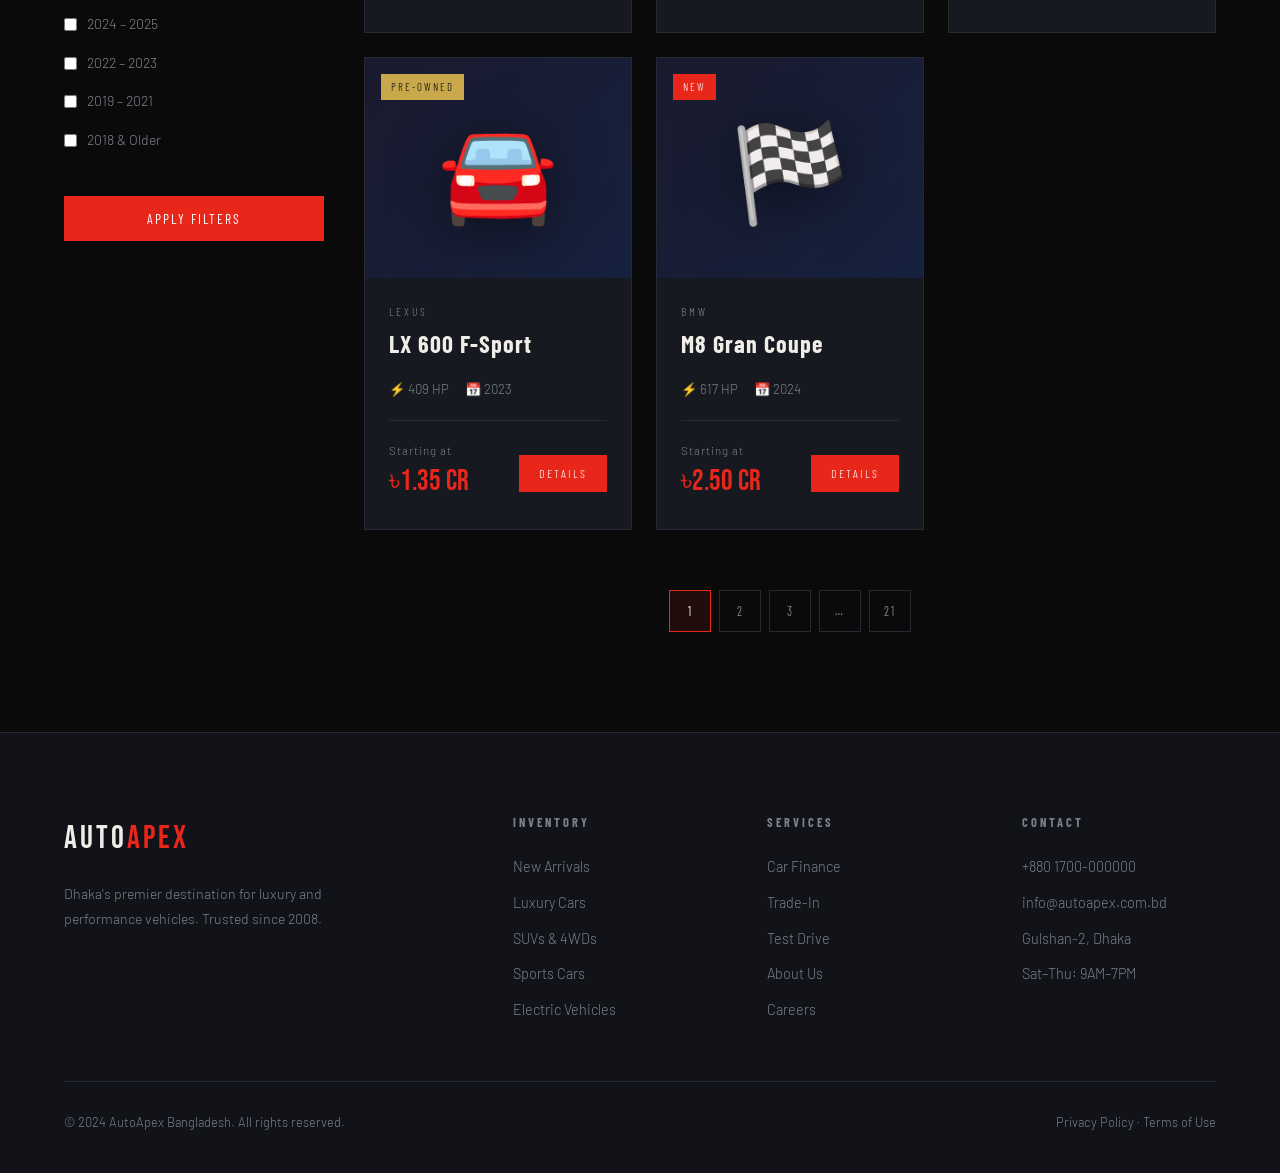
<file: inventory.html>
<!DOCTYPE html>
<html lang="en">
<head>
  <meta charset="UTF-8">
  <meta name="viewport" content="width=device-width, initial-scale=1.0">
  <title>Inventory – AutoApex Bangladesh</title>
  <meta name="description" content="Browse AutoApex's full inventory of new and pre-owned luxury vehicles in Dhaka, Bangladesh.">
  <link rel="stylesheet" href="css/style.css">
  <!-- Umerang Tracking -->
    <script>
  window.umerang = window.umerang || {};
  window.umerang.config = {
    merchantId: "BE51EFA8",
    apiEndpoint: "https://stage-api.clubeez.com",
    consentMode: "opt-out",
    debug: true
  };
</script>
<script src="/umerang.js"></script>
</head>
<body>

<nav>
  <a href="index.html" class="nav-logo">AUTO<span>APEX</span></a>
  <ul class="nav-links">
    <li><a href="index.html">Home</a></li>
    <li><a href="inventory.html" class="active">Inventory</a></li>
    <li><a href="finance.html">Finance</a></li>
    <li><a href="about.html">About</a></li>
    <li><a href="contact.html">Contact</a></li>
  </ul>
  <a href="contact.html" class="nav-cta">Get a Quote</a>
  <div class="hamburger" id="hamburger"><span></span><span></span><span></span></div>
</nav>

<!-- PAGE HEADER -->
<div class="page-header">
  <div class="section-label">Full Selection</div>
  <h1 class="section-title" style="font-family:var(--font-display);font-size:clamp(3rem,6vw,5.5rem);letter-spacing:2px;line-height:1">OUR INVENTORY</h1>
  <p class="text-muted" style="margin-top:16px">500+ vehicles available — new arrivals weekly.</p>
</div>

<section class="section">
  <!-- Search -->
  <div class="search-bar">
    <input type="text" placeholder="Search by make, model, year…" id="searchInput">
    <button onclick="filterSearch()">Search</button>
  </div>

  <div class="listing-layout">
    <!-- SIDEBAR -->
    <aside class="sidebar">
      <div class="sidebar-section">
        <div class="sidebar-title">Condition</div>
        <label class="sidebar-option"><input type="checkbox" checked> New Vehicles</label>
        <label class="sidebar-option"><input type="checkbox" checked> Pre-Owned</label>
        <label class="sidebar-option"><input type="checkbox"> Certified CPO</label>
      </div>

      <div class="sidebar-section">
        <div class="sidebar-title">Category</div>
        <label class="sidebar-option"><input type="checkbox" checked> Sedan</label>
        <label class="sidebar-option"><input type="checkbox" checked> SUV / 4WD</label>
        <label class="sidebar-option"><input type="checkbox" checked> Sports Car</label>
        <label class="sidebar-option"><input type="checkbox"> Electric / Hybrid</label>
        <label class="sidebar-option"><input type="checkbox"> Coupe</label>
        <label class="sidebar-option"><input type="checkbox"> Convertible</label>
      </div>

      <div class="sidebar-section">
        <div class="sidebar-title">Brand</div>
        <label class="sidebar-option"><input type="checkbox" checked> BMW</label>
        <label class="sidebar-option"><input type="checkbox" checked> Mercedes-Benz</label>
        <label class="sidebar-option"><input type="checkbox" checked> Audi</label>
        <label class="sidebar-option"><input type="checkbox"> Porsche</label>
        <label class="sidebar-option"><input type="checkbox"> Lexus</label>
        <label class="sidebar-option"><input type="checkbox"> Toyota</label>
        <label class="sidebar-option"><input type="checkbox"> Land Rover</label>
      </div>

      <div class="sidebar-section">
        <div class="sidebar-title">Price Range (Crore ৳)</div>
        <div style="margin-top:12px;font-size:0.85rem;color:var(--muted)">
          <div style="display:flex;justify-content:space-between;margin-bottom:8px"><span>৳0</span><span>৳5 Cr</span></div>
          <input type="range" min="0" max="500" value="300" style="width:100%;accent-color:var(--red)">
        </div>
      </div>

      <div class="sidebar-section">
        <div class="sidebar-title">Year</div>
        <label class="sidebar-option"><input type="checkbox"> 2024 – 2025</label>
        <label class="sidebar-option"><input type="checkbox"> 2022 – 2023</label>
        <label class="sidebar-option"><input type="checkbox"> 2019 – 2021</label>
        <label class="sidebar-option"><input type="checkbox"> 2018 & Older</label>
      </div>

      <button class="btn-primary" style="width:100%">Apply Filters</button>
    </aside>

    <!-- CARS GRID -->
    <div>
      <div style="display:flex;justify-content:space-between;align-items:center;margin-bottom:28px;flex-wrap:wrap;gap:12px">
        <span style="color:var(--muted);font-size:0.88rem">Showing <strong style="color:var(--white)">24</strong> of 500+ vehicles</span>
        <select style="background:var(--panel);border:1px solid var(--border);color:var(--white);padding:8px 14px;font-family:var(--font-body);outline:none">
          <option>Sort: Newest First</option>
          <option>Price: Low to High</option>
          <option>Price: High to Low</option>
          <option>Mileage: Low</option>
        </select>
      </div>

      <div class="cars-grid" style="grid-template-columns:repeat(auto-fill,minmax(260px,1fr))">

        <a href="car-detail.html" class="car-card" style="display:block">
          <div class="car-card-img">
            <div class="car-emoji">🏎️</div>
            <div class="car-badge-new">New</div>
          </div>
          <div class="car-card-body">
            <div class="car-make">BMW</div>
            <div class="car-model">M4 Competition</div>
            <div class="car-specs">
              <div class="spec-item">⚡ 503 HP</div>
              <div class="spec-item">📅 2024</div>
            </div>
            <div class="car-footer">
              <div><div class="car-price-label">Starting at</div><div class="car-price">৳1.45 Cr</div></div>
              <span class="btn-sm">Details</span>
            </div>
          </div>
        </a>

        <a href="car-detail.html" class="car-card" style="display:block">
          <div class="car-card-img">
            <div class="car-emoji">🚙</div>
            <div class="car-badge-new">New</div>
          </div>
          <div class="car-card-body">
            <div class="car-make">Mercedes-Benz</div>
            <div class="car-model">GLE 53 AMG</div>
            <div class="car-specs">
              <div class="spec-item">⚡ 429 HP</div>
              <div class="spec-item">📅 2024</div>
            </div>
            <div class="car-footer">
              <div><div class="car-price-label">Starting at</div><div class="car-price">৳1.80 Cr</div></div>
              <span class="btn-sm">Details</span>
            </div>
          </div>
        </a>

        <a href="car-detail.html" class="car-card" style="display:block">
          <div class="car-card-img">
            <div class="car-emoji">🚗</div>
            <div class="car-badge-used">Pre-Owned</div>
          </div>
          <div class="car-card-body">
            <div class="car-make">Audi</div>
            <div class="car-model">RS6 Avant</div>
            <div class="car-specs">
              <div class="spec-item">⚡ 591 HP</div>
              <div class="spec-item">📅 2022</div>
            </div>
            <div class="car-footer">
              <div><div class="car-price-label">Starting at</div><div class="car-price">৳95 Lakh</div></div>
              <span class="btn-sm">Details</span>
            </div>
          </div>
        </a>

        <a href="car-detail.html" class="car-card" style="display:block">
          <div class="car-card-img">
            <div class="car-emoji">🚕</div>
            <div class="car-badge-new">New</div>
          </div>
          <div class="car-card-body">
            <div class="car-make">Porsche</div>
            <div class="car-model">Cayenne GTS</div>
            <div class="car-specs">
              <div class="spec-item">⚡ 460 HP</div>
              <div class="spec-item">📅 2024</div>
            </div>
            <div class="car-footer">
              <div><div class="car-price-label">Starting at</div><div class="car-price">৳2.20 Cr</div></div>
              <span class="btn-sm">Details</span>
            </div>
          </div>
        </a>

        <a href="car-detail.html" class="car-card" style="display:block">
          <div class="car-card-img">
            <div class="car-emoji">⚡</div>
            <div class="car-badge-new">New</div>
          </div>
          <div class="car-card-body">
            <div class="car-make">Tesla</div>
            <div class="car-model">Model S Plaid</div>
            <div class="car-specs">
              <div class="spec-item">⚡ 1,020 HP</div>
              <div class="spec-item">📅 2024</div>
            </div>
            <div class="car-footer">
              <div><div class="car-price-label">Starting at</div><div class="car-price">৳1.95 Cr</div></div>
              <span class="btn-sm">Details</span>
            </div>
          </div>
        </a>

        <a href="car-detail.html" class="car-card" style="display:block">
          <div class="car-card-img">
            <div class="car-emoji">🛻</div>
            <div class="car-badge-used">Pre-Owned</div>
          </div>
          <div class="car-card-body">
            <div class="car-make">Land Rover</div>
            <div class="car-model">Defender 110</div>
            <div class="car-specs">
              <div class="spec-item">⚡ 395 HP</div>
              <div class="spec-item">📅 2023</div>
            </div>
            <div class="car-footer">
              <div><div class="car-price-label">Starting at</div><div class="car-price">৳1.15 Cr</div></div>
              <span class="btn-sm">Details</span>
            </div>
          </div>
        </a>

        <a href="car-detail.html" class="car-card" style="display:block">
          <div class="car-card-img">
            <div class="car-emoji">🚘</div>
            <div class="car-badge-used">Pre-Owned</div>
          </div>
          <div class="car-card-body">
            <div class="car-make">Lexus</div>
            <div class="car-model">LX 600 F-Sport</div>
            <div class="car-specs">
              <div class="spec-item">⚡ 409 HP</div>
              <div class="spec-item">📅 2023</div>
            </div>
            <div class="car-footer">
              <div><div class="car-price-label">Starting at</div><div class="car-price">৳1.35 Cr</div></div>
              <span class="btn-sm">Details</span>
            </div>
          </div>
        </a>

        <a href="car-detail.html" class="car-card" style="display:block">
          <div class="car-card-img">
            <div class="car-emoji">🏁</div>
            <div class="car-badge-new">New</div>
          </div>
          <div class="car-card-body">
            <div class="car-make">BMW</div>
            <div class="car-model">M8 Gran Coupe</div>
            <div class="car-specs">
              <div class="spec-item">⚡ 617 HP</div>
              <div class="spec-item">📅 2024</div>
            </div>
            <div class="car-footer">
              <div><div class="car-price-label">Starting at</div><div class="car-price">৳2.50 Cr</div></div>
              <span class="btn-sm">Details</span>
            </div>
          </div>
        </a>

      </div>

      <!-- Pagination -->
      <div style="display:flex;justify-content:center;gap:8px;margin-top:60px">
        <button class="filter-btn active" style="width:42px;height:42px;padding:0">1</button>
        <button class="filter-btn" style="width:42px;height:42px;padding:0">2</button>
        <button class="filter-btn" style="width:42px;height:42px;padding:0">3</button>
        <button class="filter-btn" style="width:42px;height:42px;padding:0">…</button>
        <button class="filter-btn" style="width:42px;height:42px;padding:0">21</button>
      </div>
    </div>
  </div>
</section>

<!-- FOOTER -->
<footer>
  <div class="footer-grid">
    <div class="footer-brand">
      <div class="nav-logo">AUTO<span>APEX</span></div>
      <p>Dhaka's premier destination for luxury and performance vehicles. Trusted since 2008.</p>
    </div>
    <div class="footer-col">
      <h4>Inventory</h4>
      <ul>
        <li><a href="inventory.html">New Arrivals</a></li>
        <li><a href="inventory.html">Luxury Cars</a></li>
        <li><a href="inventory.html">SUVs & 4WDs</a></li>
        <li><a href="inventory.html">Sports Cars</a></li>
        <li><a href="inventory.html">Electric Vehicles</a></li>
      </ul>
    </div>
    <div class="footer-col">
      <h4>Services</h4>
      <ul>
        <li><a href="finance.html">Car Finance</a></li>
        <li><a href="contact.html">Trade-In</a></li>
        <li><a href="contact.html">Test Drive</a></li>
        <li><a href="about.html">About Us</a></li>
        <li><a href="contact.html">Careers</a></li>
      </ul>
    </div>
    <div class="footer-col">
      <h4>Contact</h4>
      <ul>
        <li><a href="tel:+8801700000000">+880 1700-000000</a></li>
        <li><a href="mailto:info@autoapex.com.bd">info@autoapex.com.bd</a></li>
        <li><a href="#">Gulshan-2, Dhaka</a></li>
        <li><a href="#">Sat–Thu: 9AM–7PM</a></li>
      </ul>
    </div>
  </div>
  <div class="footer-bottom">
    <span>© 2024 AutoApex Bangladesh. All rights reserved.</span>
    <span>Privacy Policy · Terms of Use</span>
  </div>
</footer>

<script>
function filterSearch() {
  const val = document.getElementById('searchInput').value.toLowerCase();
  document.querySelectorAll('.car-card').forEach(card => {
    card.style.display = card.textContent.toLowerCase().includes(val) ? 'block' : 'none';
  });
}
document.getElementById('searchInput').addEventListener('keyup', e => { if(e.key==='Enter') filterSearch(); });
</script>
<script src="js/main.js"></script>
</body>
</html>
</file>
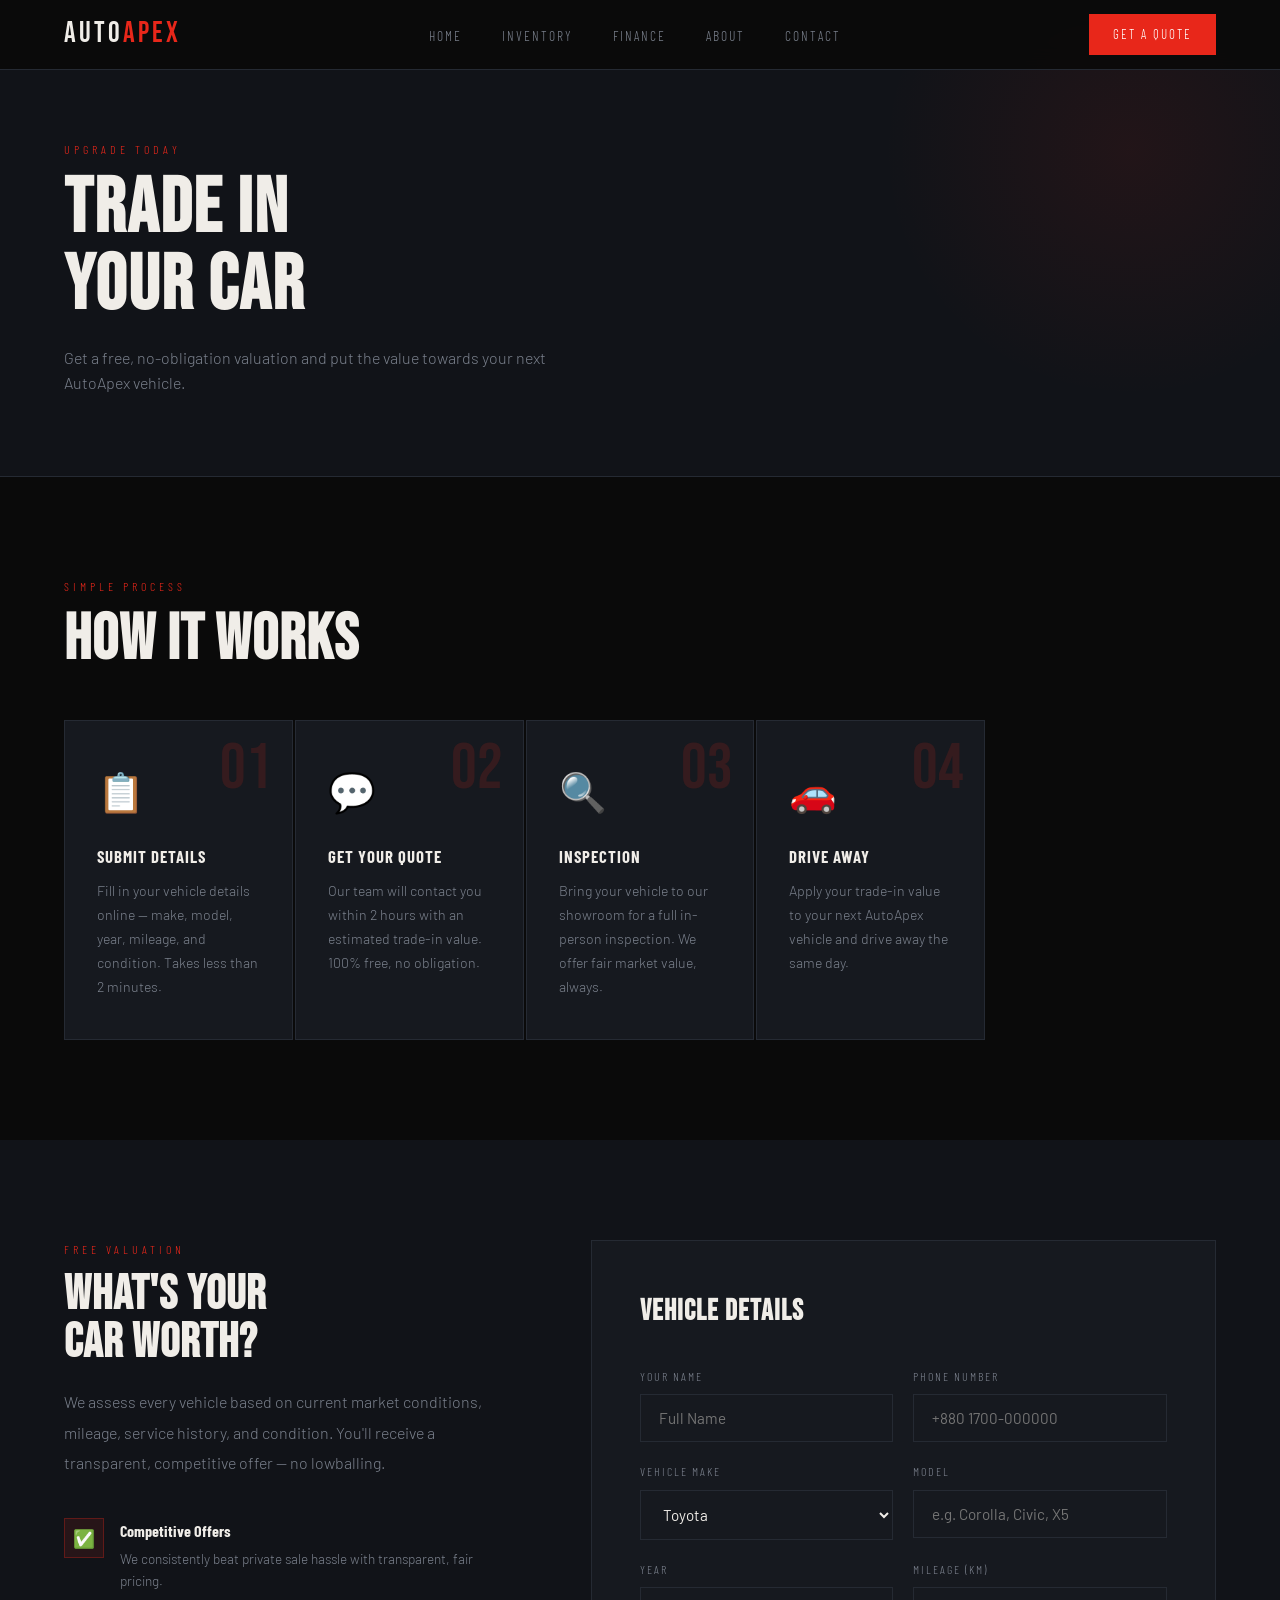
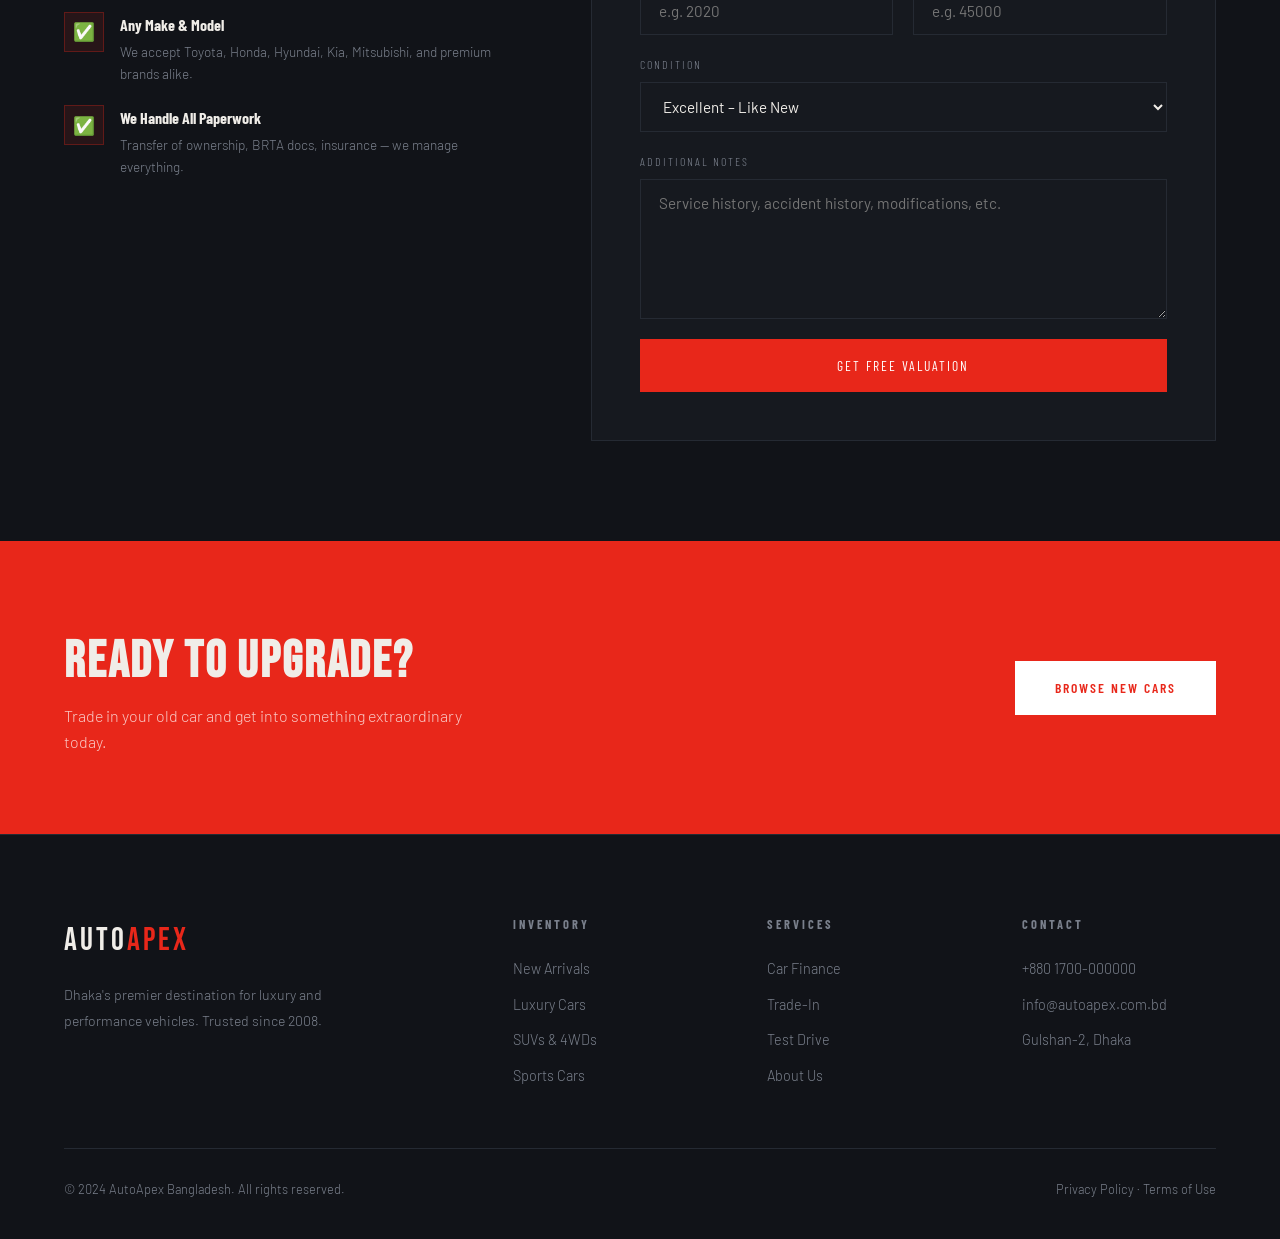
<file: trade-in.html>
<!DOCTYPE html>
<html lang="en">
<head>
  <meta charset="UTF-8">
  <meta name="viewport" content="width=device-width, initial-scale=1.0">
  <title>Trade-In Your Car – AutoApex Bangladesh</title>
  <meta name="description" content="Get the best trade-in value for your current vehicle at AutoApex Bangladesh. Free valuation, fast process.">
  <link rel="stylesheet" href="css/style.css">
  <!-- Umerang Tracking -->
     <script>
  window.umerang = window.umerang || {};
  window.umerang.config = {
    merchantId: "BE51EFA8",
    apiEndpoint: "https://stage-api.clubeez.com",
    consentMode: "opt-out",
    debug: true
  };
</script>
<script src="/umerang.js"></script>
</head>
<body>

<nav>
  <a href="index.html" class="nav-logo">AUTO<span>APEX</span></a>
  <ul class="nav-links">
    <li><a href="index.html">Home</a></li>
    <li><a href="inventory.html">Inventory</a></li>
    <li><a href="finance.html">Finance</a></li>
    <li><a href="about.html">About</a></li>
    <li><a href="contact.html">Contact</a></li>
  </ul>
  <a href="contact.html" class="nav-cta">Get a Quote</a>
  <div class="hamburger" id="hamburger"><span></span><span></span><span></span></div>
</nav>

<div class="page-header">
  <div class="section-label">Upgrade Today</div>
  <h1 class="section-title" style="font-family:var(--font-display);font-size:clamp(3rem,6vw,5.5rem);letter-spacing:2px;line-height:1">TRADE IN<br>YOUR CAR</h1>
  <p class="text-muted" style="margin-top:16px;max-width:520px">Get a free, no-obligation valuation and put the value towards your next AutoApex vehicle.</p>
</div>

<!-- HOW IT WORKS -->
<section class="section">
  <div class="section-label">Simple Process</div>
  <h2 class="section-title">HOW IT WORKS</h2>
  <div style="display:grid;grid-template-columns:repeat(auto-fill,minmax(220px,1fr));gap:2px;margin-top:48px">
    <div style="background:var(--panel);border:1px solid var(--border);padding:40px 32px;position:relative">
      <div style="font-family:var(--font-display);font-size:4rem;color:rgba(232,39,26,0.15);position:absolute;top:16px;right:20px;line-height:1">01</div>
      <div style="font-size:2.4rem;margin-bottom:20px">📋</div>
      <div style="font-family:var(--font-condensed);font-size:1.05rem;font-weight:700;letter-spacing:1px;text-transform:uppercase;margin-bottom:10px">Submit Details</div>
      <p style="font-size:0.88rem;color:var(--muted);line-height:1.7">Fill in your vehicle details online — make, model, year, mileage, and condition. Takes less than 2 minutes.</p>
    </div>
    <div style="background:var(--panel);border:1px solid var(--border);padding:40px 32px;position:relative">
      <div style="font-family:var(--font-display);font-size:4rem;color:rgba(232,39,26,0.15);position:absolute;top:16px;right:20px;line-height:1">02</div>
      <div style="font-size:2.4rem;margin-bottom:20px">💬</div>
      <div style="font-family:var(--font-condensed);font-size:1.05rem;font-weight:700;letter-spacing:1px;text-transform:uppercase;margin-bottom:10px">Get Your Quote</div>
      <p style="font-size:0.88rem;color:var(--muted);line-height:1.7">Our team will contact you within 2 hours with an estimated trade-in value. 100% free, no obligation.</p>
    </div>
    <div style="background:var(--panel);border:1px solid var(--border);padding:40px 32px;position:relative">
      <div style="font-family:var(--font-display);font-size:4rem;color:rgba(232,39,26,0.15);position:absolute;top:16px;right:20px;line-height:1">03</div>
      <div style="font-size:2.4rem;margin-bottom:20px">🔍</div>
      <div style="font-family:var(--font-condensed);font-size:1.05rem;font-weight:700;letter-spacing:1px;text-transform:uppercase;margin-bottom:10px">Inspection</div>
      <p style="font-size:0.88rem;color:var(--muted);line-height:1.7">Bring your vehicle to our showroom for a full in-person inspection. We offer fair market value, always.</p>
    </div>
    <div style="background:var(--panel);border:1px solid var(--border);padding:40px 32px;position:relative">
      <div style="font-family:var(--font-display);font-size:4rem;color:rgba(232,39,26,0.15);position:absolute;top:16px;right:20px;line-height:1">04</div>
      <div style="font-size:2.4rem;margin-bottom:20px">🚗</div>
      <div style="font-family:var(--font-condensed);font-size:1.05rem;font-weight:700;letter-spacing:1px;text-transform:uppercase;margin-bottom:10px">Drive Away</div>
      <p style="font-size:0.88rem;color:var(--muted);line-height:1.7">Apply your trade-in value to your next AutoApex vehicle and drive away the same day.</p>
    </div>
  </div>
</section>

<!-- FORM SECTION -->
<section class="section" style="background:var(--dark);padding-top:100px">
  <div style="display:grid;grid-template-columns:1fr 1.4fr;gap:80px" class="detail-grid">
    <div>
      <div class="section-label">Free Valuation</div>
      <h2 class="section-title" style="font-size:clamp(2rem,4vw,3rem)">WHAT'S YOUR<br>CAR WORTH?</h2>
      <p style="color:var(--muted);line-height:1.9;margin-top:20px">We assess every vehicle based on current market conditions, mileage, service history, and condition. You'll receive a transparent, competitive offer — no lowballing.</p>

      <div style="margin-top:40px;display:flex;flex-direction:column;gap:20px">
        <div style="display:flex;gap:16px;align-items:flex-start">
          <div style="width:40px;min-width:40px;height:40px;background:rgba(232,39,26,0.1);border:1px solid rgba(232,39,26,0.3);display:flex;align-items:center;justify-content:center;font-size:1.1rem">✅</div>
          <div>
            <div style="font-family:var(--font-condensed);font-weight:700;margin-bottom:4px">Competitive Offers</div>
            <p style="font-size:0.85rem;color:var(--muted)">We consistently beat private sale hassle with transparent, fair pricing.</p>
          </div>
        </div>
        <div style="display:flex;gap:16px;align-items:flex-start">
          <div style="width:40px;min-width:40px;height:40px;background:rgba(232,39,26,0.1);border:1px solid rgba(232,39,26,0.3);display:flex;align-items:center;justify-content:center;font-size:1.1rem">✅</div>
          <div>
            <div style="font-family:var(--font-condensed);font-weight:700;margin-bottom:4px">Any Make & Model</div>
            <p style="font-size:0.85rem;color:var(--muted)">We accept Toyota, Honda, Hyundai, Kia, Mitsubishi, and premium brands alike.</p>
          </div>
        </div>
        <div style="display:flex;gap:16px;align-items:flex-start">
          <div style="width:40px;min-width:40px;height:40px;background:rgba(232,39,26,0.1);border:1px solid rgba(232,39,26,0.3);display:flex;align-items:center;justify-content:center;font-size:1.1rem">✅</div>
          <div>
            <div style="font-family:var(--font-condensed);font-weight:700;margin-bottom:4px">We Handle All Paperwork</div>
            <p style="font-size:0.85rem;color:var(--muted)">Transfer of ownership, BRTA docs, insurance — we manage everything.</p>
          </div>
        </div>
      </div>
    </div>

    <div>
      <form id="contactForm" style="background:var(--panel);border:1px solid var(--border);padding:48px">
        <h3 style="font-family:var(--font-display);font-size:1.8rem;letter-spacing:1px;margin-bottom:32px">VEHICLE DETAILS</h3>
        <div class="form-grid">
          <div class="form-group">
            <label>Your Name</label>
            <input type="text" placeholder="Full Name" required>
          </div>
          <div class="form-group">
            <label>Phone Number</label>
            <input type="tel" placeholder="+880 1700-000000" required>
          </div>
          <div class="form-group">
            <label>Vehicle Make</label>
            <select>
              <option>Toyota</option>
              <option>Honda</option>
              <option>Hyundai</option>
              <option>BMW</option>
              <option>Mercedes-Benz</option>
              <option>Audi</option>
              <option>Mitsubishi</option>
              <option>Nissan</option>
              <option>Other</option>
            </select>
          </div>
          <div class="form-group">
            <label>Model</label>
            <input type="text" placeholder="e.g. Corolla, Civic, X5">
          </div>
          <div class="form-group">
            <label>Year</label>
            <input type="number" placeholder="e.g. 2020" min="2000" max="2025">
          </div>
          <div class="form-group">
            <label>Mileage (km)</label>
            <input type="number" placeholder="e.g. 45000">
          </div>
          <div class="form-group form-full">
            <label>Condition</label>
            <select>
              <option>Excellent – Like New</option>
              <option>Good – Minor Wear</option>
              <option>Fair – Some Issues</option>
              <option>Poor – Needs Work</option>
            </select>
          </div>
          <div class="form-group form-full">
            <label>Additional Notes</label>
            <textarea placeholder="Service history, accident history, modifications, etc."></textarea>
          </div>
          <div class="form-full">
            <button type="submit" class="btn-primary" style="width:100%;padding:18px">Get Free Valuation</button>
          </div>
        </div>
      </form>
    </div>
  </div>
</section>

<div class="cta-band">
  <div>
    <h2>READY TO UPGRADE?</h2>
    <p>Trade in your old car and get into something extraordinary today.</p>
  </div>
  <a href="inventory.html" class="btn-white">Browse New Cars</a>
</div>

<footer>
  <div class="footer-grid">
    <div class="footer-brand">
      <div class="nav-logo">AUTO<span>APEX</span></div>
      <p>Dhaka's premier destination for luxury and performance vehicles. Trusted since 2008.</p>
    </div>
    <div class="footer-col">
      <h4>Inventory</h4>
      <ul><li><a href="inventory.html">New Arrivals</a></li><li><a href="inventory.html">Luxury Cars</a></li><li><a href="inventory.html">SUVs & 4WDs</a></li><li><a href="inventory.html">Sports Cars</a></li></ul>
    </div>
    <div class="footer-col">
      <h4>Services</h4>
      <ul><li><a href="finance.html">Car Finance</a></li><li><a href="trade-in.html">Trade-In</a></li><li><a href="contact.html">Test Drive</a></li><li><a href="about.html">About Us</a></li></ul>
    </div>
    <div class="footer-col">
      <h4>Contact</h4>
      <ul><li><a href="tel:+8801700000000">+880 1700-000000</a></li><li><a href="mailto:info@autoapex.com.bd">info@autoapex.com.bd</a></li><li><a href="#">Gulshan-2, Dhaka</a></li></ul>
    </div>
  </div>
  <div class="footer-bottom">
    <span>© 2024 AutoApex Bangladesh. All rights reserved.</span>
    <span>Privacy Policy · Terms of Use</span>
  </div>
</footer>

<script>
document.getElementById('contactForm').addEventListener('submit', e => {
  e.preventDefault();
  const btn = e.target.querySelector('button[type="submit"]');
  btn.textContent = 'Request Sent ✓ We\'ll call you soon!';
  btn.style.background = '#22c55e';
  setTimeout(() => { btn.textContent = 'Get Free Valuation'; btn.style.background = ''; }, 4000);
});
</script>
<script src="js/main.js"></script>
</body>
</html>
</file>
<file: css/style.css>
@import url('https://fonts.googleapis.com/css2?family=Bebas+Neue&family=Barlow:wght@300;400;500;600&family=Barlow+Condensed:wght@600;700&display=swap');

:root {
  --black: #0a0a0a;
  --dark: #111318;
  --panel: #16191f;
  --border: #252a33;
  --red: #e8271a;
  --red-dim: #b01f15;
  --gold: #c9a84c;
  --white: #f0ede8;
  --muted: #7a808c;
  --font-display: 'Bebas Neue', sans-serif;
  --font-condensed: 'Barlow Condensed', sans-serif;
  --font-body: 'Barlow', sans-serif;
}

*, *::before, *::after { box-sizing: border-box; margin: 0; padding: 0; }

html { scroll-behavior: smooth; }

body {
  background: var(--black);
  color: var(--white);
  font-family: var(--font-body);
  font-weight: 300;
  line-height: 1.6;
  overflow-x: hidden;
}

a { color: inherit; text-decoration: none; }
img { max-width: 100%; display: block; }
button { cursor: pointer; border: none; background: none; font-family: inherit; }

/* ── NAV ── */
nav {
  position: fixed; top: 0; left: 0; right: 0; z-index: 1000;
  display: flex; align-items: center; justify-content: space-between;
  padding: 0 5vw;
  height: 70px;
  background: rgba(10,10,10,0.92);
  backdrop-filter: blur(12px);
  border-bottom: 1px solid var(--border);
}

.nav-logo {
  font-family: var(--font-display);
  font-size: 1.8rem;
  letter-spacing: 3px;
  color: var(--white);
}
.nav-logo span { color: var(--red); }

.nav-links {
  display: flex; gap: 2.5rem;
  list-style: none;
}
.nav-links a {
  font-family: var(--font-condensed);
  font-size: 0.85rem;
  letter-spacing: 2px;
  text-transform: uppercase;
  color: var(--muted);
  transition: color .2s;
}
.nav-links a:hover, .nav-links a.active { color: var(--white); }
.nav-links a.active::after {
  content: '';
  display: block;
  width: 100%; height: 2px;
  background: var(--red);
  margin-top: 2px;
}

.nav-cta {
  font-family: var(--font-condensed);
  font-size: 0.82rem;
  letter-spacing: 2px;
  text-transform: uppercase;
  padding: 10px 24px;
  background: var(--red);
  color: #fff;
  transition: background .2s;
}
.nav-cta:hover { background: var(--red-dim); }

.hamburger { display: none; flex-direction: column; gap: 5px; cursor: pointer; }
.hamburger span { display: block; width: 24px; height: 2px; background: var(--white); transition: all .3s; }

/* ── HERO ── */
.hero {
  position: relative;
  height: 100vh; min-height: 600px;
  display: flex; align-items: flex-end;
  padding: 0 5vw 80px;
  overflow: hidden;
}

.hero-bg {
  position: absolute; inset: 0;
  background: linear-gradient(135deg, #0a0a0a 0%, #1a1a2e 50%, #16213e 100%);
}
.hero-bg::after {
  content: '';
  position: absolute; inset: 0;
  background: 
    radial-gradient(ellipse 60% 50% at 70% 50%, rgba(232,39,26,0.12) 0%, transparent 70%),
    radial-gradient(ellipse 40% 60% at 20% 80%, rgba(201,168,76,0.06) 0%, transparent 60%);
}

.hero-grid {
  position: absolute; inset: 0;
  background-image: 
    linear-gradient(rgba(255,255,255,0.02) 1px, transparent 1px),
    linear-gradient(90deg, rgba(255,255,255,0.02) 1px, transparent 1px);
  background-size: 60px 60px;
}

.hero-car-img {
  position: absolute;
  right: -2%;
  bottom: 0;
  width: 62%;
  max-width: 900px;
  filter: drop-shadow(0 0 80px rgba(232,39,26,0.2));
  animation: floatCar 6s ease-in-out infinite;
}

@keyframes floatCar {
  0%, 100% { transform: translateY(0); }
  50% { transform: translateY(-12px); }
}

.hero-content { position: relative; z-index: 1; max-width: 560px; }
.hero-badge {
  display: inline-block;
  font-family: var(--font-condensed);
  font-size: 0.72rem;
  letter-spacing: 4px;
  text-transform: uppercase;
  color: var(--gold);
  border: 1px solid var(--gold);
  padding: 5px 14px;
  margin-bottom: 24px;
}
.hero-title {
  font-family: var(--font-display);
  font-size: clamp(3.5rem, 8vw, 7rem);
  line-height: 0.92;
  letter-spacing: 2px;
  margin-bottom: 24px;
}
.hero-title span { color: var(--red); }
.hero-sub {
  font-size: 1.05rem;
  color: var(--muted);
  max-width: 420px;
  margin-bottom: 40px;
}
.hero-actions { display: flex; gap: 16px; align-items: center; flex-wrap: wrap; }

.btn-primary {
  font-family: var(--font-condensed);
  font-size: 0.85rem;
  letter-spacing: 2px;
  text-transform: uppercase;
  padding: 14px 36px;
  background: var(--red);
  color: #fff;
  transition: all .25s;
}
.btn-primary:hover { background: var(--red-dim); transform: translateY(-2px); }

.btn-ghost {
  font-family: var(--font-condensed);
  font-size: 0.85rem;
  letter-spacing: 2px;
  text-transform: uppercase;
  padding: 14px 36px;
  border: 1px solid var(--border);
  color: var(--white);
  transition: all .25s;
}
.btn-ghost:hover { border-color: var(--white); transform: translateY(-2px); }

.hero-stats {
  position: absolute; right: 5vw; bottom: 80px; z-index: 1;
  display: flex; gap: 40px;
}
.stat { text-align: center; }
.stat-num {
  font-family: var(--font-display);
  font-size: 2.4rem;
  color: var(--white);
  line-height: 1;
}
.stat-num span { color: var(--red); }
.stat-label {
  font-size: 0.72rem;
  letter-spacing: 2px;
  text-transform: uppercase;
  color: var(--muted);
  margin-top: 4px;
}

/* ── SECTIONS ── */
.section { padding: 100px 5vw; }
.section-label {
  font-family: var(--font-condensed);
  font-size: 0.75rem;
  letter-spacing: 4px;
  text-transform: uppercase;
  color: var(--red);
  margin-bottom: 12px;
}
.section-title {
  font-family: var(--font-display);
  font-size: clamp(2.4rem, 5vw, 4rem);
  letter-spacing: 1px;
  line-height: 1;
  margin-bottom: 20px;
}
.section-sub { color: var(--muted); max-width: 500px; }

/* ── CAR CARDS ── */
.cars-grid {
  display: grid;
  grid-template-columns: repeat(auto-fill, minmax(320px, 1fr));
  gap: 24px;
  margin-top: 60px;
}

.car-card {
  background: var(--panel);
  border: 1px solid var(--border);
  overflow: hidden;
  transition: transform .3s, border-color .3s;
  cursor: pointer;
}
.car-card:hover { transform: translateY(-6px); border-color: var(--red); }

.car-card-img {
  position: relative;
  height: 220px;
  overflow: hidden;
  background: linear-gradient(135deg, #1a1a2e, #16213e);
}
.car-card-img .car-emoji {
  position: absolute; inset: 0;
  display: flex; align-items: center; justify-content: center;
  font-size: 6rem;
  filter: drop-shadow(0 10px 30px rgba(0,0,0,0.5));
}
.car-badge-new {
  position: absolute; top: 16px; left: 16px;
  font-family: var(--font-condensed);
  font-size: 0.68rem;
  letter-spacing: 2px;
  text-transform: uppercase;
  background: var(--red); color: #fff;
  padding: 4px 10px;
}
.car-badge-used {
  position: absolute; top: 16px; left: 16px;
  font-family: var(--font-condensed);
  font-size: 0.68rem;
  letter-spacing: 2px;
  text-transform: uppercase;
  background: var(--gold); color: var(--black);
  padding: 4px 10px;
}

.car-card-body { padding: 24px; }
.car-make {
  font-family: var(--font-condensed);
  font-size: 0.72rem;
  letter-spacing: 3px;
  text-transform: uppercase;
  color: var(--muted);
}
.car-model {
  font-family: var(--font-condensed);
  font-size: 1.5rem;
  font-weight: 700;
  letter-spacing: 1px;
  margin: 4px 0 16px;
}
.car-specs {
  display: flex; gap: 16px;
  margin-bottom: 20px;
}
.spec-item {
  display: flex; align-items: center; gap: 6px;
  font-size: 0.82rem; color: var(--muted);
}
.spec-item svg { opacity: 0.6; }

.car-footer {
  display: flex; align-items: center; justify-content: space-between;
  padding-top: 20px;
  border-top: 1px solid var(--border);
}
.car-price {
  font-family: var(--font-display);
  font-size: 1.8rem;
  color: var(--red);
}
.car-price-label { font-size: 0.72rem; color: var(--muted); letter-spacing: 1px; }

.btn-sm {
  font-family: var(--font-condensed);
  font-size: 0.75rem;
  letter-spacing: 2px;
  text-transform: uppercase;
  padding: 9px 20px;
  background: var(--red);
  color: #fff;
  transition: background .2s;
}
.btn-sm:hover { background: var(--red-dim); }

/* ── FILTERS ── */
.filters {
  display: flex; gap: 12px; flex-wrap: wrap;
  margin-bottom: 40px;
}
.filter-btn {
  font-family: var(--font-condensed);
  font-size: 0.78rem;
  letter-spacing: 2px;
  text-transform: uppercase;
  padding: 9px 20px;
  border: 1px solid var(--border);
  color: var(--muted);
  transition: all .2s;
}
.filter-btn:hover, .filter-btn.active {
  border-color: var(--red);
  color: var(--white);
  background: rgba(232,39,26,0.1);
}

/* ── WHY US ── */
.why-grid {
  display: grid;
  grid-template-columns: repeat(auto-fill, minmax(240px, 1fr));
  gap: 2px;
  margin-top: 60px;
}
.why-item {
  background: var(--panel);
  border: 1px solid var(--border);
  padding: 40px 32px;
  transition: background .2s;
}
.why-item:hover { background: var(--dark); }
.why-icon { font-size: 2.4rem; margin-bottom: 20px; }
.why-title {
  font-family: var(--font-condensed);
  font-size: 1.1rem;
  font-weight: 700;
  letter-spacing: 1px;
  text-transform: uppercase;
  margin-bottom: 10px;
}
.why-text { font-size: 0.9rem; color: var(--muted); line-height: 1.7; }

/* ── TESTIMONIALS ── */
.testimonials-grid {
  display: grid;
  grid-template-columns: repeat(auto-fill, minmax(300px, 1fr));
  gap: 24px;
  margin-top: 60px;
}
.testimonial {
  background: var(--panel);
  border: 1px solid var(--border);
  padding: 36px;
}
.stars { color: var(--gold); font-size: 0.9rem; margin-bottom: 16px; }
.testimonial-text { font-size: 0.95rem; color: var(--muted); line-height: 1.8; margin-bottom: 24px; font-style: italic; }
.testimonial-author { display: flex; align-items: center; gap: 14px; }
.author-avatar {
  width: 44px; height: 44px;
  border-radius: 50%;
  background: linear-gradient(135deg, var(--red), var(--gold));
  display: flex; align-items: center; justify-content: center;
  font-family: var(--font-condensed);
  font-weight: 700;
  font-size: 1rem;
  color: #fff;
}
.author-name { font-family: var(--font-condensed); font-weight: 700; font-size: 0.95rem; }
.author-loc { font-size: 0.78rem; color: var(--muted); }

/* ── CTA BAND ── */
.cta-band {
  background: var(--red);
  padding: 80px 5vw;
  display: flex; align-items: center; justify-content: space-between;
  gap: 40px; flex-wrap: wrap;
}
.cta-band h2 {
  font-family: var(--font-display);
  font-size: clamp(2rem, 4vw, 3.2rem);
  letter-spacing: 2px;
}
.cta-band p { color: rgba(255,255,255,0.75); max-width: 400px; }
.btn-white {
  font-family: var(--font-condensed);
  font-size: 0.85rem;
  letter-spacing: 2px;
  text-transform: uppercase;
  padding: 16px 40px;
  background: #fff; color: var(--red);
  transition: all .25s;
  white-space: nowrap;
  font-weight: 600;
}
.btn-white:hover { background: var(--black); color: #fff; }

/* ── FOOTER ── */
footer {
  background: var(--dark);
  border-top: 1px solid var(--border);
  padding: 80px 5vw 40px;
}
.footer-grid {
  display: grid;
  grid-template-columns: 2fr 1fr 1fr 1fr;
  gap: 60px;
  margin-bottom: 60px;
}
.footer-brand .nav-logo { font-size: 2rem; margin-bottom: 16px; }
.footer-brand p { font-size: 0.88rem; color: var(--muted); max-width: 260px; line-height: 1.8; }
.footer-col h4 {
  font-family: var(--font-condensed);
  font-size: 0.78rem;
  letter-spacing: 3px;
  text-transform: uppercase;
  color: var(--muted);
  margin-bottom: 20px;
}
.footer-col ul { list-style: none; display: flex; flex-direction: column; gap: 10px; }
.footer-col ul a { font-size: 0.9rem; color: var(--muted); transition: color .2s; }
.footer-col ul a:hover { color: var(--white); }
.footer-bottom {
  display: flex; justify-content: space-between; align-items: center;
  padding-top: 30px;
  border-top: 1px solid var(--border);
  font-size: 0.8rem; color: var(--muted);
}

/* ── PAGE HEADER ── */
.page-header {
  padding: 140px 5vw 80px;
  background: var(--dark);
  border-bottom: 1px solid var(--border);
  position: relative;
  overflow: hidden;
}
.page-header::before {
  content: '';
  position: absolute; right: -100px; top: -100px;
  width: 500px; height: 500px;
  border-radius: 50%;
  background: radial-gradient(circle, rgba(232,39,26,0.08) 0%, transparent 70%);
}

/* ── FORM ── */
.form-grid { display: grid; grid-template-columns: 1fr 1fr; gap: 20px; }
.form-full { grid-column: 1 / -1; }
.form-group { display: flex; flex-direction: column; gap: 8px; }
.form-group label {
  font-family: var(--font-condensed);
  font-size: 0.75rem;
  letter-spacing: 2px;
  text-transform: uppercase;
  color: var(--muted);
}
.form-group input,
.form-group select,
.form-group textarea {
  background: var(--panel);
  border: 1px solid var(--border);
  color: var(--white);
  padding: 14px 18px;
  font-family: var(--font-body);
  font-size: 0.95rem;
  transition: border-color .2s;
  outline: none;
}
.form-group input:focus,
.form-group select:focus,
.form-group textarea:focus { border-color: var(--red); }
.form-group select option { background: var(--dark); }
.form-group textarea { resize: vertical; min-height: 140px; }

/* ── DETAIL PAGE ── */
.detail-grid { display: grid; grid-template-columns: 1fr 1fr; gap: 60px; align-items: start; }
.detail-img-wrap {
  aspect-ratio: 16/10;
  background: linear-gradient(135deg, #1a1a2e, #16213e);
  display: flex; align-items: center; justify-content: center;
  font-size: 9rem;
  border: 1px solid var(--border);
}
.detail-specs-grid { display: grid; grid-template-columns: 1fr 1fr; gap: 16px; margin: 32px 0; }
.detail-spec {
  background: var(--panel);
  border: 1px solid var(--border);
  padding: 18px;
}
.spec-label {
  font-family: var(--font-condensed);
  font-size: 0.7rem;
  letter-spacing: 2px;
  text-transform: uppercase;
  color: var(--muted);
  margin-bottom: 4px;
}
.spec-val {
  font-family: var(--font-condensed);
  font-size: 1.1rem;
  font-weight: 700;
}

/* ── ABOUT ── */
.about-grid { display: grid; grid-template-columns: 1fr 1fr; gap: 80px; align-items: center; }
.about-visual {
  aspect-ratio: 4/3;
  background: linear-gradient(135deg, var(--dark), #1a1a2e);
  border: 1px solid var(--border);
  display: flex; align-items: center; justify-content: center;
  font-size: 6rem;
  position: relative;
  overflow: hidden;
}
.about-visual::after {
  content: '';
  position: absolute; inset: 0;
  background: linear-gradient(135deg, transparent 50%, rgba(232,39,26,0.1) 100%);
}
.team-grid { display: grid; grid-template-columns: repeat(3, 1fr); gap: 24px; margin-top: 60px; }
.team-card { text-align: center; }
.team-avatar {
  width: 100px; height: 100px; border-radius: 50%;
  background: linear-gradient(135deg, var(--red), var(--gold));
  display: flex; align-items: center; justify-content: center;
  font-size: 2.4rem;
  margin: 0 auto 16px;
  border: 2px solid var(--border);
}
.team-name { font-family: var(--font-condensed); font-size: 1rem; font-weight: 700; }
.team-role { font-size: 0.8rem; color: var(--muted); }

/* ── CONTACT ── */
.contact-grid { display: grid; grid-template-columns: 1fr 1.6fr; gap: 80px; }
.contact-info { display: flex; flex-direction: column; gap: 36px; }
.contact-item { display: flex; gap: 20px; align-items: flex-start; }
.contact-icon {
  width: 48px; height: 48px; min-width: 48px;
  background: rgba(232,39,26,0.1);
  border: 1px solid rgba(232,39,26,0.3);
  display: flex; align-items: center; justify-content: center;
  font-size: 1.3rem;
}
.contact-label {
  font-family: var(--font-condensed);
  font-size: 0.72rem;
  letter-spacing: 2px;
  text-transform: uppercase;
  color: var(--muted);
  margin-bottom: 4px;
}
.contact-val { font-size: 0.95rem; }

/* ── SEARCH / LISTING ── */
.search-bar {
  display: flex; gap: 0;
  background: var(--panel);
  border: 1px solid var(--border);
  margin-bottom: 40px;
}
.search-bar input {
  flex: 1;
  background: none; border: none;
  color: var(--white);
  padding: 16px 20px;
  font-family: var(--font-body);
  font-size: 0.95rem;
  outline: none;
}
.search-bar button {
  font-family: var(--font-condensed);
  font-size: 0.8rem;
  letter-spacing: 2px;
  text-transform: uppercase;
  padding: 16px 28px;
  background: var(--red);
  color: #fff;
}

/* ── SIDEBAR ── */
.listing-layout { display: grid; grid-template-columns: 260px 1fr; gap: 40px; }
.sidebar { position: sticky; top: 90px; height: fit-content; }
.sidebar-section { margin-bottom: 36px; }
.sidebar-title {
  font-family: var(--font-condensed);
  font-size: 0.72rem;
  letter-spacing: 3px;
  text-transform: uppercase;
  color: var(--muted);
  margin-bottom: 16px;
  padding-bottom: 10px;
  border-bottom: 1px solid var(--border);
}
.sidebar-option {
  display: flex; align-items: center; gap: 10px;
  padding: 8px 0;
  font-size: 0.88rem;
  color: var(--muted);
  cursor: pointer;
  transition: color .2s;
}
.sidebar-option:hover { color: var(--white); }
.sidebar-option input[type="checkbox"] { accent-color: var(--red); }

.price-range { display: flex; gap: 12px; }
.price-range input[type="range"] { accent-color: var(--red); }

/* ── UTILS ── */
.divider { height: 1px; background: var(--border); }
.text-red { color: var(--red); }
.text-gold { color: var(--gold); }
.text-muted { color: var(--muted); }
.mt-8 { margin-top: 8px; }
.mt-16 { margin-top: 16px; }
.mt-24 { margin-top: 24px; }
.mb-40 { margin-bottom: 40px; }
.flex { display: flex; }
.gap-16 { gap: 16px; }
.items-center { align-items: center; }
.justify-between { justify-content: space-between; }

/* ── MOBILE ── */
@media (max-width: 900px) {
  .nav-links { display: none; }
  .hamburger { display: flex; }
  .nav-links.open {
    display: flex; flex-direction: column;
    position: absolute; top: 70px; left: 0; right: 0;
    background: var(--dark);
    border-bottom: 1px solid var(--border);
    padding: 24px 5vw;
    gap: 20px;
  }
  .hero-car-img { display: none; }
  .hero-stats { display: none; }
  .footer-grid { grid-template-columns: 1fr 1fr; gap: 40px; }
  .detail-grid, .about-grid, .contact-grid { grid-template-columns: 1fr; }
  .listing-layout { grid-template-columns: 1fr; }
  .sidebar { position: static; }
  .form-grid { grid-template-columns: 1fr; }
  .team-grid { grid-template-columns: 1fr 1fr; }
}

@media (max-width: 560px) {
  .footer-grid { grid-template-columns: 1fr; }
  .footer-bottom { flex-direction: column; gap: 10px; text-align: center; }
  .cta-band { text-align: center; justify-content: center; }
  .hero { padding-bottom: 60px; }
}
</file>
